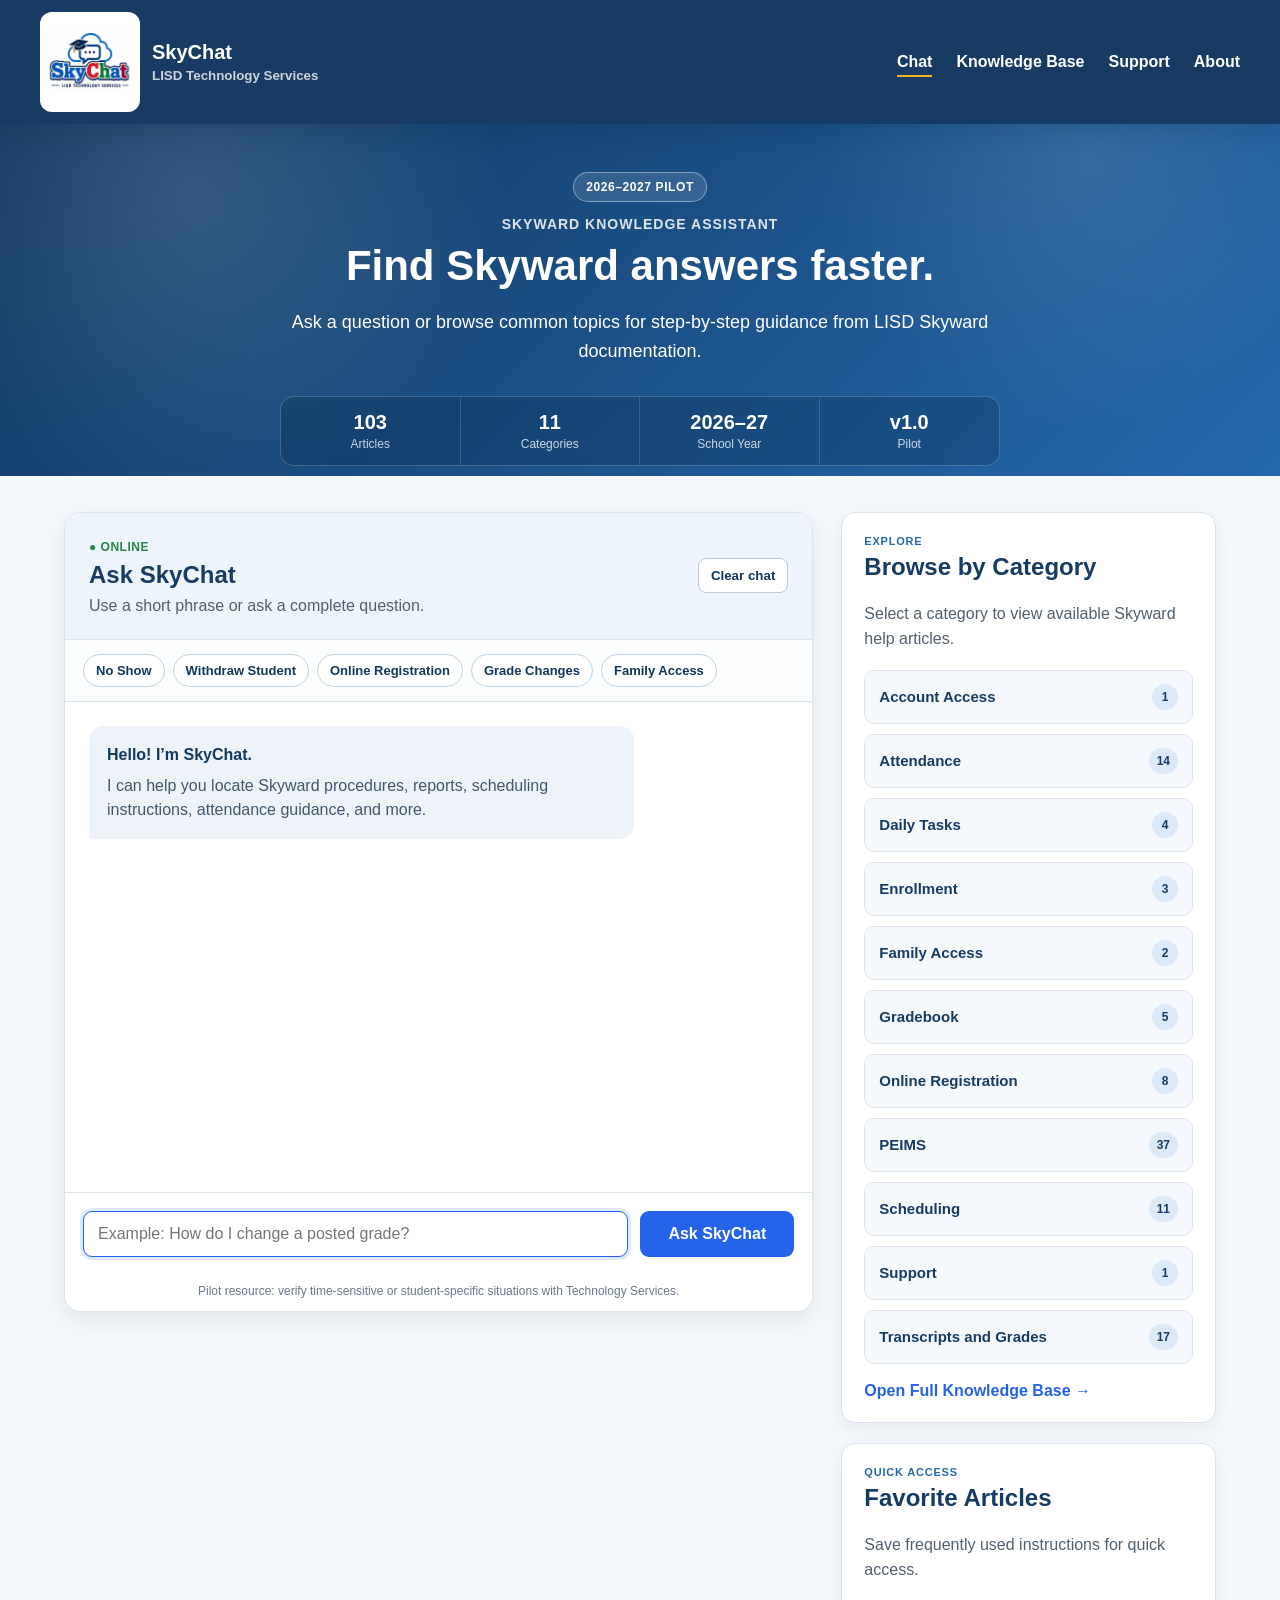
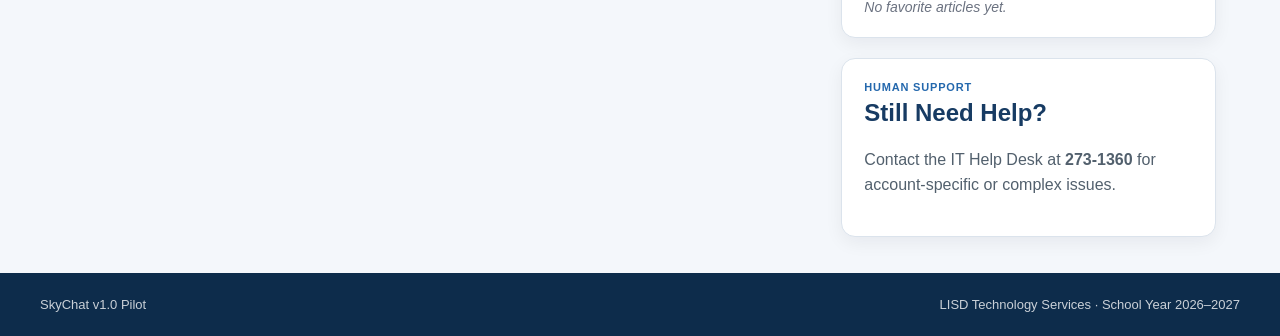
<file: index.html>
<!DOCTYPE html>
<html lang="en">
<head>
    <meta charset="UTF-8">
    <meta name="viewport" content="width=device-width, initial-scale=1.0">
    <meta name="description" content="SkyChat pilot knowledge assistant for LISD Skyward procedures.">
    <title>SkyChat | LISD Technology Services</title>
    <link rel="stylesheet" href="css/style.css">
</head>
<body>
    <nav class="app-nav">
        <a class="brand" href="index.html" aria-label="SkyChat home">
    <img src="images/skychatbox-logo.png"
         alt="SkyChat logo"
         style="width: 100px; height: 100px;">

    <span class="brand-copy">
        <strong>SkyChat</strong>
        <small>LISD Technology Services</small>
    </span>
</a>
        <ul>
            <li><a class="active" href="index.html">Chat</a></li>
            <li><a href="pages/knowledge.html">Knowledge Base</a></li>
            <li><a href="#support">Support</a></li>
            <li><a href="pages/about.html">About</a></li>
        </ul>
    </nav>

    <header class="home-header">
        <div class="pilot-badge">2026–2027 Pilot</div>
        <p class="eyebrow">Skyward Knowledge Assistant</p>
        <h1>Find Skyward answers faster.</h1>
        <p class="header-description">
            Ask a question or browse common topics for step-by-step guidance from LISD Skyward documentation.
        </p>
        <div class="stat-strip" aria-label="SkyChat status">
            <div><strong id="articleCount">0</strong><span>Articles</span></div>
            <div><strong id="categoryCount">0</strong><span>Categories</span></div>
            <div><strong>2026–27</strong><span>School Year</span></div>
            <div><strong>v1.0</strong><span>Pilot</span></div>
        </div>
    </header>

    <main class="home-layout">
        <section class="chat-box" aria-label="SkyChat conversation">
            <div class="chat-header">
                <div>
                    <span class="online-indicator">● Online</span>
                    <h2>Ask SkyChat</h2>
                    <p>Use a short phrase or ask a complete question.</p>
                </div>
                <button id="clearChatButton" class="secondary-button" type="button">Clear chat</button>
            </div>

            <div class="quick-topics" aria-label="Suggested questions">
                <button type="button" data-question="How do I process a no show?">No Show</button>
                <button type="button" data-question="How do I withdraw a student?">Withdraw Student</button>
                <button type="button" data-question="How do I approve online registration?">Online Registration</button>
                <button type="button" data-question="How do I change a posted grade?">Grade Changes</button>
                <button type="button" data-question="How do I access Family Access?">Family Access</button>
            </div>

            <div id="chatMessages" class="chat-messages" aria-live="polite">
                <div class="message bot-message welcome-message">
                    <strong>Hello! I’m SkyChat.</strong>
                    <span>I can help you locate Skyward procedures, reports, scheduling instructions, attendance guidance, and more.</span>
                </div>
            </div>

            <div class="chat-input-area">
                <div class="input-wrapper">
                    <label class="sr-only" for="userInput">Ask a Skyward question</label>
                    <input type="text" id="userInput" placeholder="Example: How do I change a posted grade?" autocomplete="off">
                    <div id="suggestions" class="suggestions"></div>
                </div>
                <button id="sendButton" type="button">Ask SkyChat</button>
            </div>
            <p class="pilot-notice">
                Pilot resource: verify time-sensitive or student-specific situations with Technology Services.
            </p>
        </section>

        <aside class="home-sidebar">
            <section class="sidebar-card category-browser-card">
                <span class="card-kicker">Explore</span>
                <h2>Browse by Category</h2>
                <p>Select a category to view available Skyward help articles.</p>
                <div id="categoryBrowser" class="category-browser"></div>
                <a href="pages/knowledge.html" class="primary-link">Open Full Knowledge Base →</a>
            </section>

            <section class="sidebar-card favorites-card">
                <span class="card-kicker">Quick Access</span>
                <h2>Favorite Articles</h2>
                <p>Save frequently used instructions for quick access.</p>
                <div id="favoritesList" class="favorites-list">
                    <span class="favorites-empty">No favorite articles yet.</span>
                </div>
            </section>

            <section class="sidebar-card" id="support">
                <span class="card-kicker">Human Support</span>
                <h2>Still Need Help?</h2>
                <p>Contact the IT Help Desk at <strong>273-1360</strong> for account-specific or complex issues.</p>
            </section>
        </aside>
    </main>

    <footer class="app-footer">
        <span>SkyChat v1.0 Pilot</span>
        <span>LISD Technology Services · School Year 2026–2027</span>
    </footer>

    <script src="knowledge/accountAccess.js"></script>
    <script src="knowledge/attendance.js"></script>
    <script src="knowledge/enrollment.js"></script>
    <script src="knowledge/familyAccess.js"></script>
    <script src="knowledge/gradebook.js"></script>
    <script src="knowledge/scheduling.js"></script>
    <script src="knowledge/support.js"></script>
    <script src="knowledge/peims.js"></script>
    <script src="knowledge/transcriptsGrades.js"></script>
    <script src="knowledge/dailyTasks.js"></script>
    <script src="knowledge/dataMiningReports.js"></script>
    <script src="knowledge/knowledgeBase.js"></script>
    <script src="js/knowledgeService.js"></script>
    <script src="js/conversation.js"></script>
    <script src="js/reportFinder.js"></script>
    <script src="script.js"></script>
    
</body>
</html>
</file>
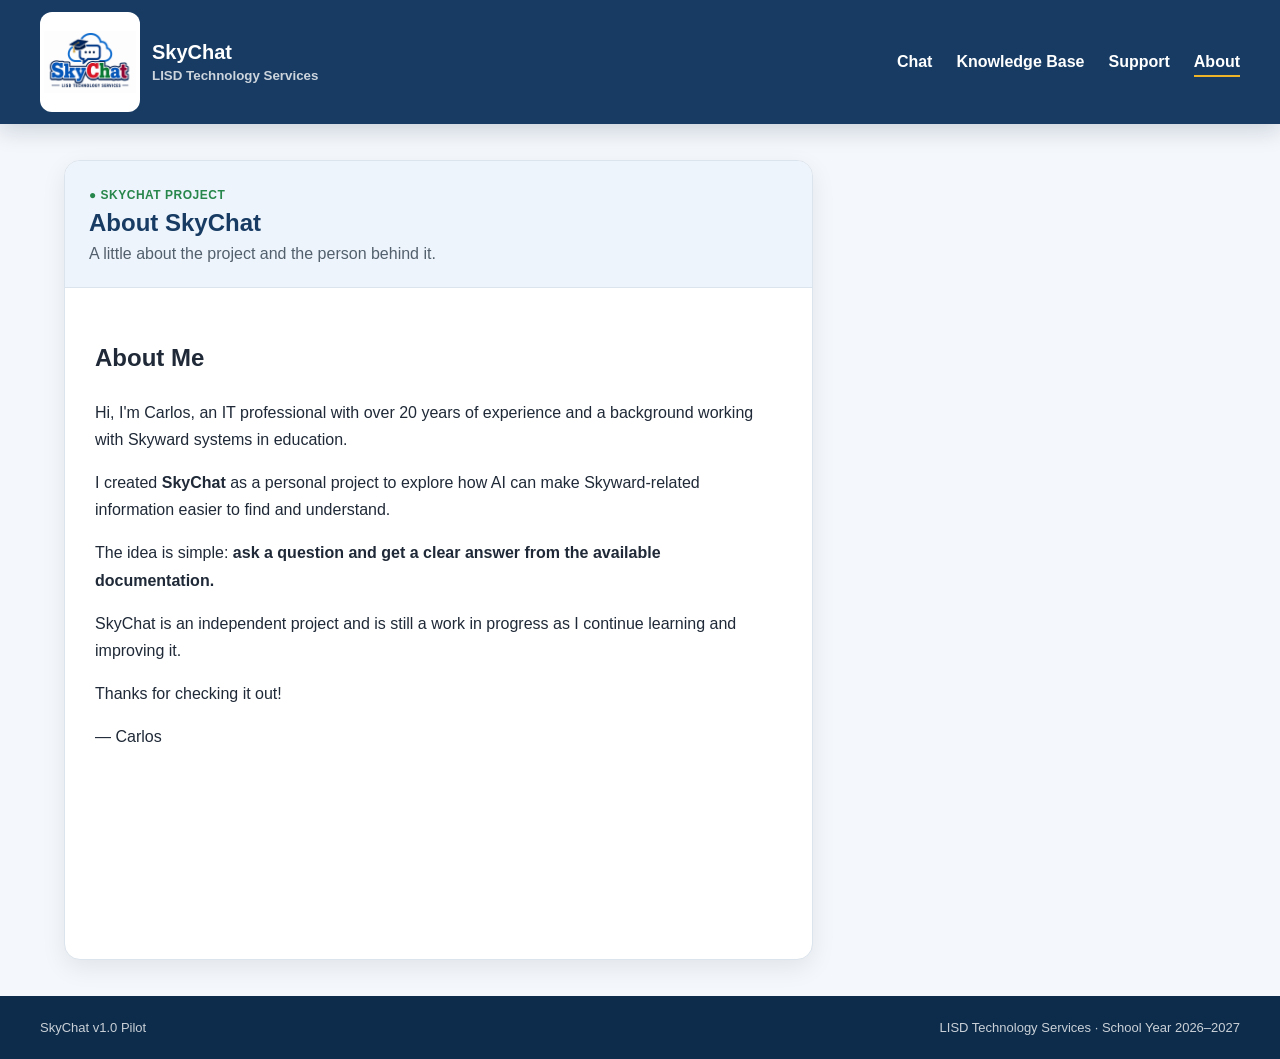
<file: pages/about.html>
<!DOCTYPE html>
<html lang="en">
<head>
    <meta charset="UTF-8">
    <meta name="viewport" content="width=device-width, initial-scale=1.0">
    <meta name="description" content="About SkyChat and the person behind the project.">
    <title>About SkyChat</title>
    <link rel="stylesheet" href="../css/style.css">
</head>
<body>

    <nav class="app-nav">
        <a class="brand" href="../index.html" aria-label="SkyChat home">
            <img src="../images/skychatbox-logo.png"
                 alt="SkyChat logo"
                 style="width: 100px; height: 100px;">

            <span class="brand-copy">
                <strong>SkyChat</strong>
                <small>LISD Technology Services</small>
            </span>
        </a>

        <ul>
            <li><a href="../index.html">Chat</a></li>
            <li><a href="knowledge.html">Knowledge Base</a></li>
            <li><a href="../index.html#support">Support</a></li>
            <li><a class="active" href="about.html">About</a></li>
        </ul>
    </nav>

    <main class="home-layout">

        <section class="chat-box">

            <div class="chat-header">
                <div>
                    <span class="online-indicator">● SkyChat Project</span>
                    <h2>About SkyChat</h2>
                    <p>A little about the project and the person behind it.</p>
                </div>
            </div>

            <div style="padding: 30px; line-height: 1.7;">

                <h2>About Me</h2>

                <p>
                    Hi, I'm Carlos, an IT professional with over 20 years of
                    experience and a background working with Skyward systems in education.
                </p>

                <p>
                    I created <strong>SkyChat</strong> as a personal project to explore
                    how AI can make Skyward-related information easier to find and understand.
                </p>

                <p>
                    The idea is simple:
                    <strong>ask a question and get a clear answer from the available documentation.</strong>
                </p>

                <p>
                    SkyChat is an independent project and is still a work in progress
                    as I continue learning and improving it.
                </p>

                <p>
                    Thanks for checking it out!
                </p>

                <p>
                    — Carlos
                </p>

            </div>

        </section>

    </main>

    <footer class="app-footer">
        <span>SkyChat v1.0 Pilot</span>
        <span>LISD Technology Services · School Year 2026–2027</span>
    </footer>

</body>
</html>
</file>
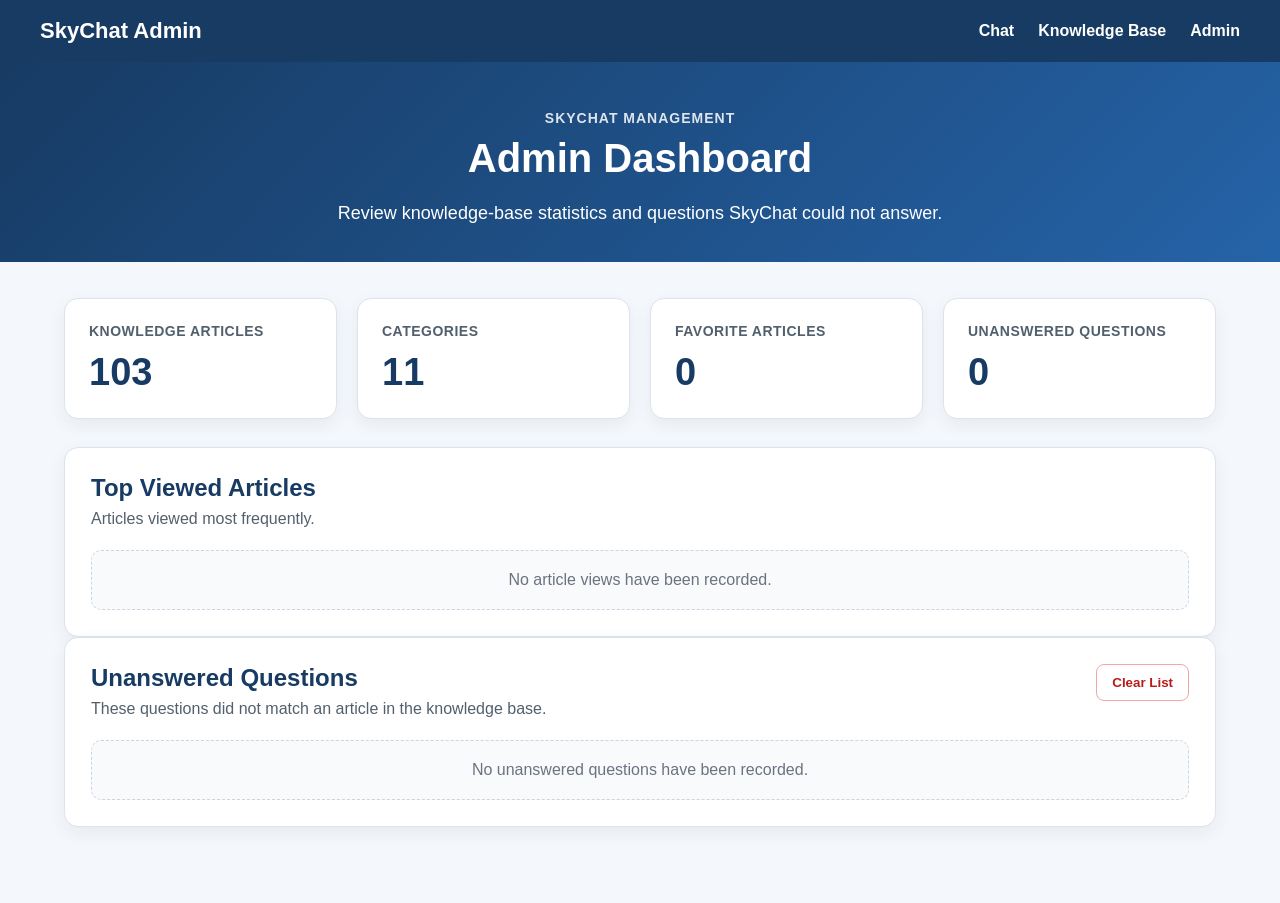
<file: pages/admin.html>
<!DOCTYPE html>
<html lang="en">

<head>
    <meta charset="UTF-8">

    <meta
        name="viewport"
        content="width=device-width, initial-scale=1.0"
    >

    <title>SkyChat Admin</title>

    <link
        rel="stylesheet"
        href="../css/style.css"
    >
</head>

<body>

    <nav>
        <div class="logo">
            SkyChat Admin
        </div>

        <ul>
            <li>
                <a href="../index.html">
                    Chat
                </a>
            </li>

            <li>
                <a href="knowledge.html">
                    Knowledge Base
                </a>
            </li>

            <li>
                <a href="admin.html">
                    Admin
                </a>
            </li>
        </ul>
    </nav>

    <header class="admin-header">
        <p class="eyebrow">
            SkyChat Management
        </p>

        <h1>Admin Dashboard</h1>

        <p class="header-description">
            Review knowledge-base statistics and questions
            SkyChat could not answer.
        </p>
    </header>

    <main class="admin-layout">

        <section class="admin-stat-grid">

            <article class="admin-stat-card">
                <span class="admin-stat-label">
                    Knowledge Articles
                </span>

                <strong
                    id="articleCount"
                    class="admin-stat-number"
                >
                    0
                </strong>
            </article>

            <article class="admin-stat-card">
                <span class="admin-stat-label">
                    Categories
                </span>

                <strong
                    id="categoryCount"
                    class="admin-stat-number"
                >
                    0
                </strong>
            </article>

            <article class="admin-stat-card">
                <span class="admin-stat-label">
                    Favorite Articles
                </span>

                <strong
                    id="favoriteCount"
                    class="admin-stat-number"
                >
                    0
                </strong>
            </article>

            <article class="admin-stat-card">
                <span class="admin-stat-label">
                    Unanswered Questions
                </span>

                <strong
                    id="unansweredCount"
                    class="admin-stat-number"
                >
                    0
                </strong>
            </article>

        </section>
<section class="admin-panel">

    <div class="admin-panel-heading">

        <div>

            <h2>Top Viewed Articles</h2>

            <p>
                Articles viewed most frequently.
            </p>

        </div>

    </div>

    <div
        id="topArticlesList"
        class="top-articles-list"
    >

        <p class="admin-empty-message">
            No article views have been recorded.
        </p>

    </div>

</section>
        <section class="admin-panel">

            <div class="admin-panel-heading">
                <div>
                    <h2>Unanswered Questions</h2>

                    <p>
                        These questions did not match an article
                        in the knowledge base.
                    </p>
                </div>

                <button
                    id="clearUnansweredButton"
                    class="admin-danger-button"
                    type="button"
                >
                    Clear List
                </button>
            </div>

            <div
                id="unansweredQuestionsList"
                class="unanswered-questions-list"
            >
                <p class="admin-empty-message">
                    No unanswered questions have been recorded.
                </p>
            </div>

        </section>

    </main>

    <script src="../knowledge/accountAccess.js"></script>
    <script src="../knowledge/attendance.js"></script>
    <script src="../knowledge/enrollment.js"></script>
    <script src="../knowledge/familyAccess.js"></script>
    <script src="../knowledge/gradebook.js"></script>
    <script src="../knowledge/scheduling.js"></script>
    <script src="../knowledge/support.js"></script>
    <script src="../knowledge/peims.js"></script>
    <script src="../knowledge/dailyTasks.js"></script>
    <script src="../knowledge/transcriptsGrades.js"></script>
    <script src="../knowledge/knowledgeBase.js"></script>

    <script src="../admin.js"></script>

</body>

</html>
</file>
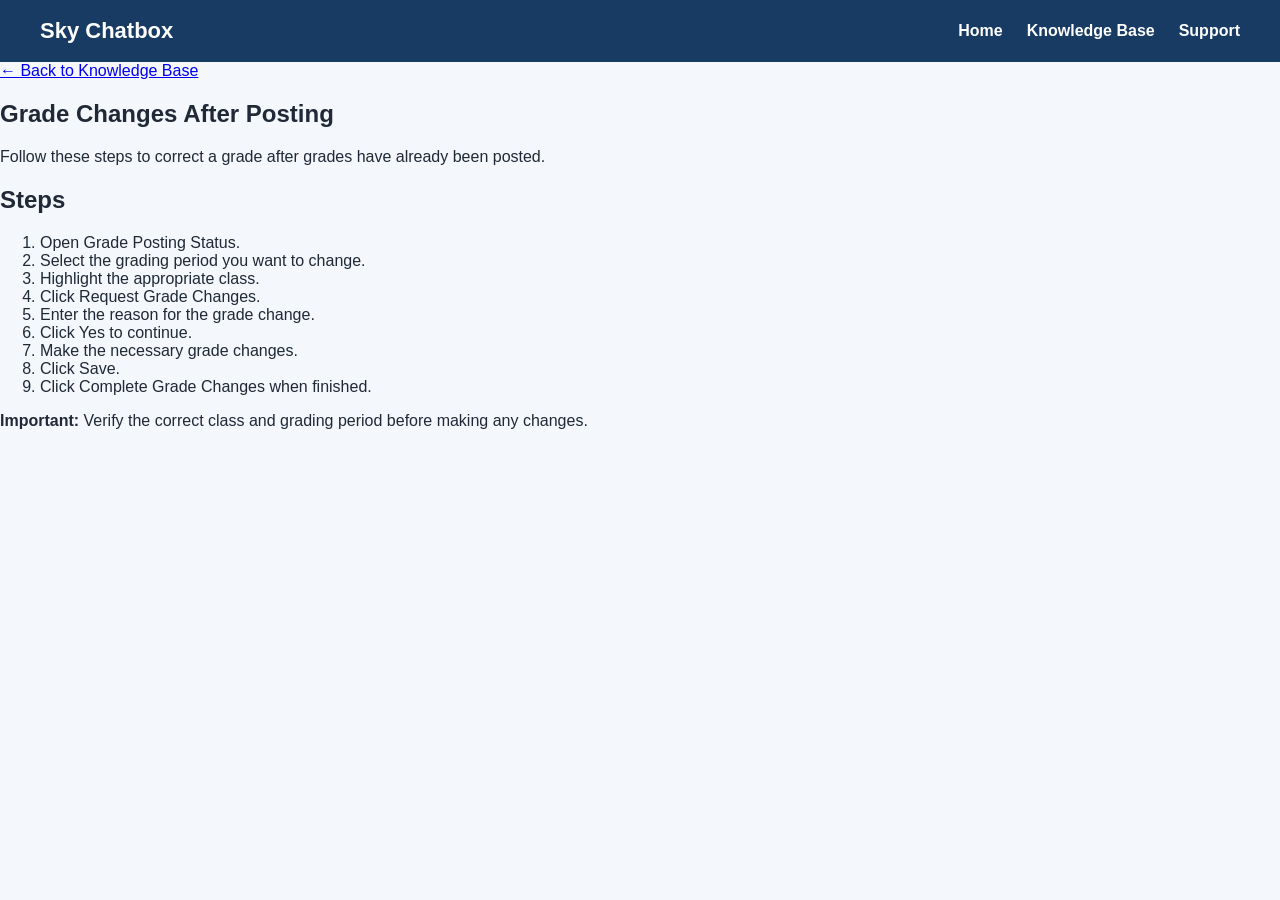
<file: pages/grade-changes.html>
﻿<!DOCTYPE html>
<html lang="en">

<head>
    <meta charset="UTF-8">
    <meta name="viewport" content="width=device-width, initial-scale=1.0">

    <title>Grade Changes After Posting | Sky Chatbox</title>

    <link rel="stylesheet" href="../css/style.css">
</head>

<body>

    <nav>
        <div class="logo">
            Sky Chatbox
        </div>

        <ul>
            <li><a href="../index.html">Home</a></li>
            <li><a href="knowledge.html">Knowledge Base</a></li>
            <li><a href="#">Support</a></li>
        </ul>
    </nav>

    <main class="article-page">

        <a href="knowledge.html" class="back-link">
            ← Back to Knowledge Base
        </a>

        <article class="knowledge-article">

            <h1>Grade Changes After Posting</h1>

            <p class="article-summary">
                Follow these steps to correct a grade after grades have already
                been posted.
            </p>

            <h2>Steps</h2>

            <ol class="article-steps">
                <li>Open Grade Posting Status.</li>
                <li>Select the grading period you want to change.</li>
                <li>Highlight the appropriate class.</li>
                <li>Click Request Grade Changes.</li>
                <li>Enter the reason for the grade change.</li>
                <li>Click Yes to continue.</li>
                <li>Make the necessary grade changes.</li>
                <li>Click Save.</li>
                <li>Click Complete Grade Changes when finished.</li>
            </ol>

            <div class="article-note">
                <strong>Important:</strong>
                Verify the correct class and grading period before making any
                changes.
            </div>

        </article>

    </main>

</body>

</html>
</file>
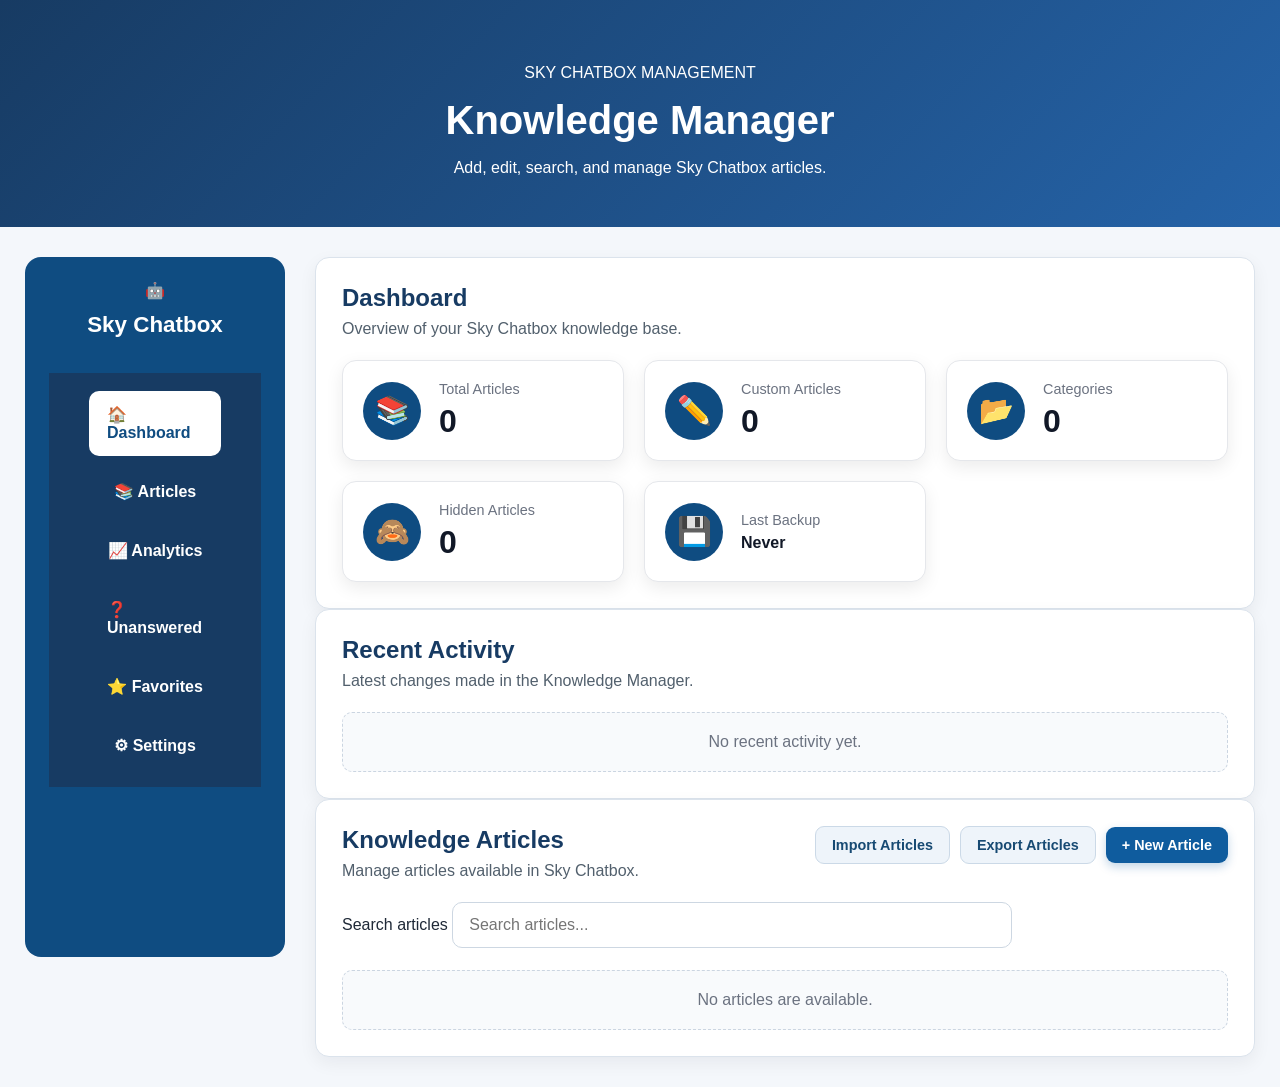
<file: pages/knowledge-manager.html>
<!DOCTYPE html>
<html lang="en">

<head>
    <meta charset="UTF-8">

    <meta
        name="viewport"
        content="width=device-width, initial-scale=1.0"
    >

    <title>Sky Chatbox Knowledge Manager</title>

    <link
        rel="stylesheet"
        href="../css/style.css"
    >
</head>

<body>

    <header class="admin-header">

        <p class="admin-eyebrow">
            SKY CHATBOX MANAGEMENT
        </p>

        <h1>
            Knowledge Manager
        </h1>

        <p>
            Add, edit, search, and manage Sky Chatbox articles.
        </p>

    </header>


    <main class="admin-main">
        <aside class="admin-sidebar">

    <div class="sidebar-logo">

        🤖

        <h2>Sky Chatbox</h2>

    </div>

    <nav class="sidebar-nav">

        <a
    href="#"
    id="dashboardSidebarLink"
    class="sidebar-link active"
>
    🏠 Dashboard
</a>

        <a
    href="#"
    id="articlesSidebarLink"
    class="sidebar-link"
>
    📚 Articles
</a>

        <a
            href="#"
            class="sidebar-link"
        >
            📈 Analytics
        </a>

        <a
            href="#"
            class="sidebar-link"
        >
            ❓ Unanswered
        </a>

        <a
    href="#favorites"
    id="favoritesSidebarLink"
    class="sidebar-link"
>
    ⭐ Favorites
</a>

        <a
            href="#"
            class="sidebar-link"
        >
            ⚙ Settings
        </a>

    </nav>

</aside>
<div class="admin-content">

<div id="dashboardView" class="admin-view">

    <section id="dashboardPanel" class="admin-panel">
    
    <div class="admin-panel-heading">

        <div>
            <h2>Dashboard</h2>

            <p>
                Overview of your Sky Chatbox knowledge base.
            </p>
        </div>

    </div>

    <div class="knowledge-dashboard-grid">

    <div class="knowledge-dashboard-card">
        <div class="knowledge-dashboard-icon">
            📚
        </div>

        <div>
            <span class="knowledge-dashboard-label">
                Total Articles
            </span>

            <strong
                id="dashboardTotalArticles"
                class="knowledge-dashboard-number"
            >
                0
            </strong>
        </div>
    </div>

    <div class="knowledge-dashboard-card">
        <div class="knowledge-dashboard-icon">
            ✏️
        </div>

        <div>
            <span class="knowledge-dashboard-label">
                Custom Articles
            </span>

            <strong
                id="dashboardCustomArticles"
                class="knowledge-dashboard-number"
            >
                0
            </strong>
        </div>
    </div>

    <div class="knowledge-dashboard-card">
        <div class="knowledge-dashboard-icon">
            📂
        </div>

        <div>
            <span class="knowledge-dashboard-label">
                Categories
            </span>

            <strong
                id="dashboardCategories"
                class="knowledge-dashboard-number"
            >
                0
            </strong>
        </div>
    </div>

    <div class="knowledge-dashboard-card">
        <div class="knowledge-dashboard-icon">
            🙈
        </div>

        <div>
            <span class="knowledge-dashboard-label">
                Hidden Articles
            </span>

            <strong
                id="dashboardHiddenArticles"
                class="knowledge-dashboard-number"
            >
                0
            </strong>
        </div>
    </div>

    <div class="knowledge-dashboard-card">
        <div class="knowledge-dashboard-icon">
            💾
        </div>

        <div>
            <span class="knowledge-dashboard-label">
                Last Backup
            </span>

            <strong
                id="dashboardLastBackup"
                class="knowledge-dashboard-date"
            >
                Never
            </strong>
        </div>
    </div>

</div>

</section>
       <section class="admin-panel">
        
    <div class="admin-panel-heading">

        <div>
            <h2>Recent Activity</h2>

            <p>
                Latest changes made in the Knowledge Manager.
            </p>

        </div>

    </div>

    <div
        id="recentActivityList"
        class="recent-activity-list"
    >

        <p class="admin-empty-message">
            No recent activity yet.
        </p>

    </div>

</section>

</div>

<!-- END: Paste this new section -->

<div id="articlesView" class="admin-view">


<section id="articlesPanel" class="admin-panel">

    <div class="admin-panel-heading">

        <div>
                    <h2>Knowledge Articles</h2>

                    <p>
                        Manage articles available in Sky Chatbox.
                    </p>
                </div>

                <div class="knowledge-heading-actions">

    <button
        id="importArticlesButton"
        class="knowledge-secondary-button"
        type="button"
    >
        Import Articles
    </button>

    <button
        id="exportArticlesButton"
        class="knowledge-secondary-button"
        type="button"
    >
        Export Articles
    </button>

    <button
        id="newArticleButton"
        class="knowledge-primary-button"
        type="button"
    >
        + New Article
    </button>

</div>

<input
    id="importArticlesInput"
    type="file"
    accept=".json"
    hidden
>

            </div>


            <div class="knowledge-toolbar">

                <label
                    for="articleSearchInput"
                    class="visually-hidden"
                >
                    Search articles
                </label>

                <input
                    id="articleSearchInput"
                    class="knowledge-search-input"
                    type="search"
                    placeholder="Search articles..."
                    autocomplete="off"
                >

            </div>


            <div
                id="knowledgeArticleList"
                class="knowledge-article-list"
            >

                <p class="admin-empty-message">
                    No articles are available.
                </p>

            </div>

        </section>


        <section
    id="articleFormPanel"
    class="admin-panel knowledge-form-panel"
    hidden
>

            <div class="admin-panel-heading">

                <div>
                    <h2 id="articleFormTitle">
                        New Article
                    </h2>

                    <p>
                        Complete the fields below and save the article.
                    </p>
                </div>

            </div>


            <form id="knowledgeArticleForm">

                <input
                    id="editingArticleIndex"
                    type="hidden"
                    value=""
                >


                <div class="knowledge-form-group">

                    <label for="articleTopic">
                        Topic
                    </label>

                    <input
                        id="articleTopic"
                        type="text"
                        required
                    >

                </div>


                <div class="knowledge-form-group">

                    <label for="articleCategory">
                        Category
                    </label>

                    <input
                        id="articleCategory"
                        type="text"
                        required
                    >

                </div>


                <div class="knowledge-form-group">

                    <label for="articleKeywords">
                        Keywords
                    </label>

                    <input
                        id="articleKeywords"
                        type="text"
                        placeholder="password, login, reset"
                    >

                    <small>
                        Separate each keyword with a comma.
                    </small>

                </div>


                <div class="knowledge-form-group">

                    <label for="articleSummary">
                        Summary
                    </label>

                    <textarea
                        id="articleSummary"
                        rows="3"
                        required
                    ></textarea>

                </div>


                <div class="knowledge-form-group">

                    <label for="articleAnswer">
                        Answer
                    </label>

                    <textarea
                        id="articleAnswer"
                        rows="10"
                        required
                    ></textarea>

                </div>


                <div class="knowledge-form-actions">

                    <button
                        class="knowledge-primary-button"
                        type="submit"
                    >
                        Save Article
                    </button>

                    <button
                        id="cancelArticleButton"
                        class="knowledge-secondary-button"
                        type="button"
                    >
                        Cancel
                    </button>

                </div>

            </form>

        </section>
</div>
 <div
        id="favoritesView"
        class="admin-view"
        hidden
    >

    <section class="admin-panel">

        <div class="admin-panel-heading">

            <div>
                <h2>Favorite Articles</h2>

                <p>
                    Articles you have saved as favorites.
                </p>
            </div>

        </div>

        <div
            id="favoriteArticleList"
            class="knowledge-article-list"
        >

            <p class="admin-empty-message">
                No favorite articles yet.
            </p>

        </div>

    </section>

</div>

</main>


    <!-- Knowledge-base files -->

    <script src="../knowledge/accountAccess.js"></script>
    <script src="../knowledge/attendance.js"></script>
    <script src="../knowledge/enrollment.js"></script>
    <script src="../knowledge/familyAccess.js"></script>
    <script src="../knowledge/gradebook.js"></script>
    <script src="../knowledge/scheduling.js"></script>
    <script src="../knowledge/support.js"></script>
    <script src="../knowledge/knowledgeBase.js"></script>

    <script src="../js/knowledgeManager.js"></script>

</body>

</html>
</file>
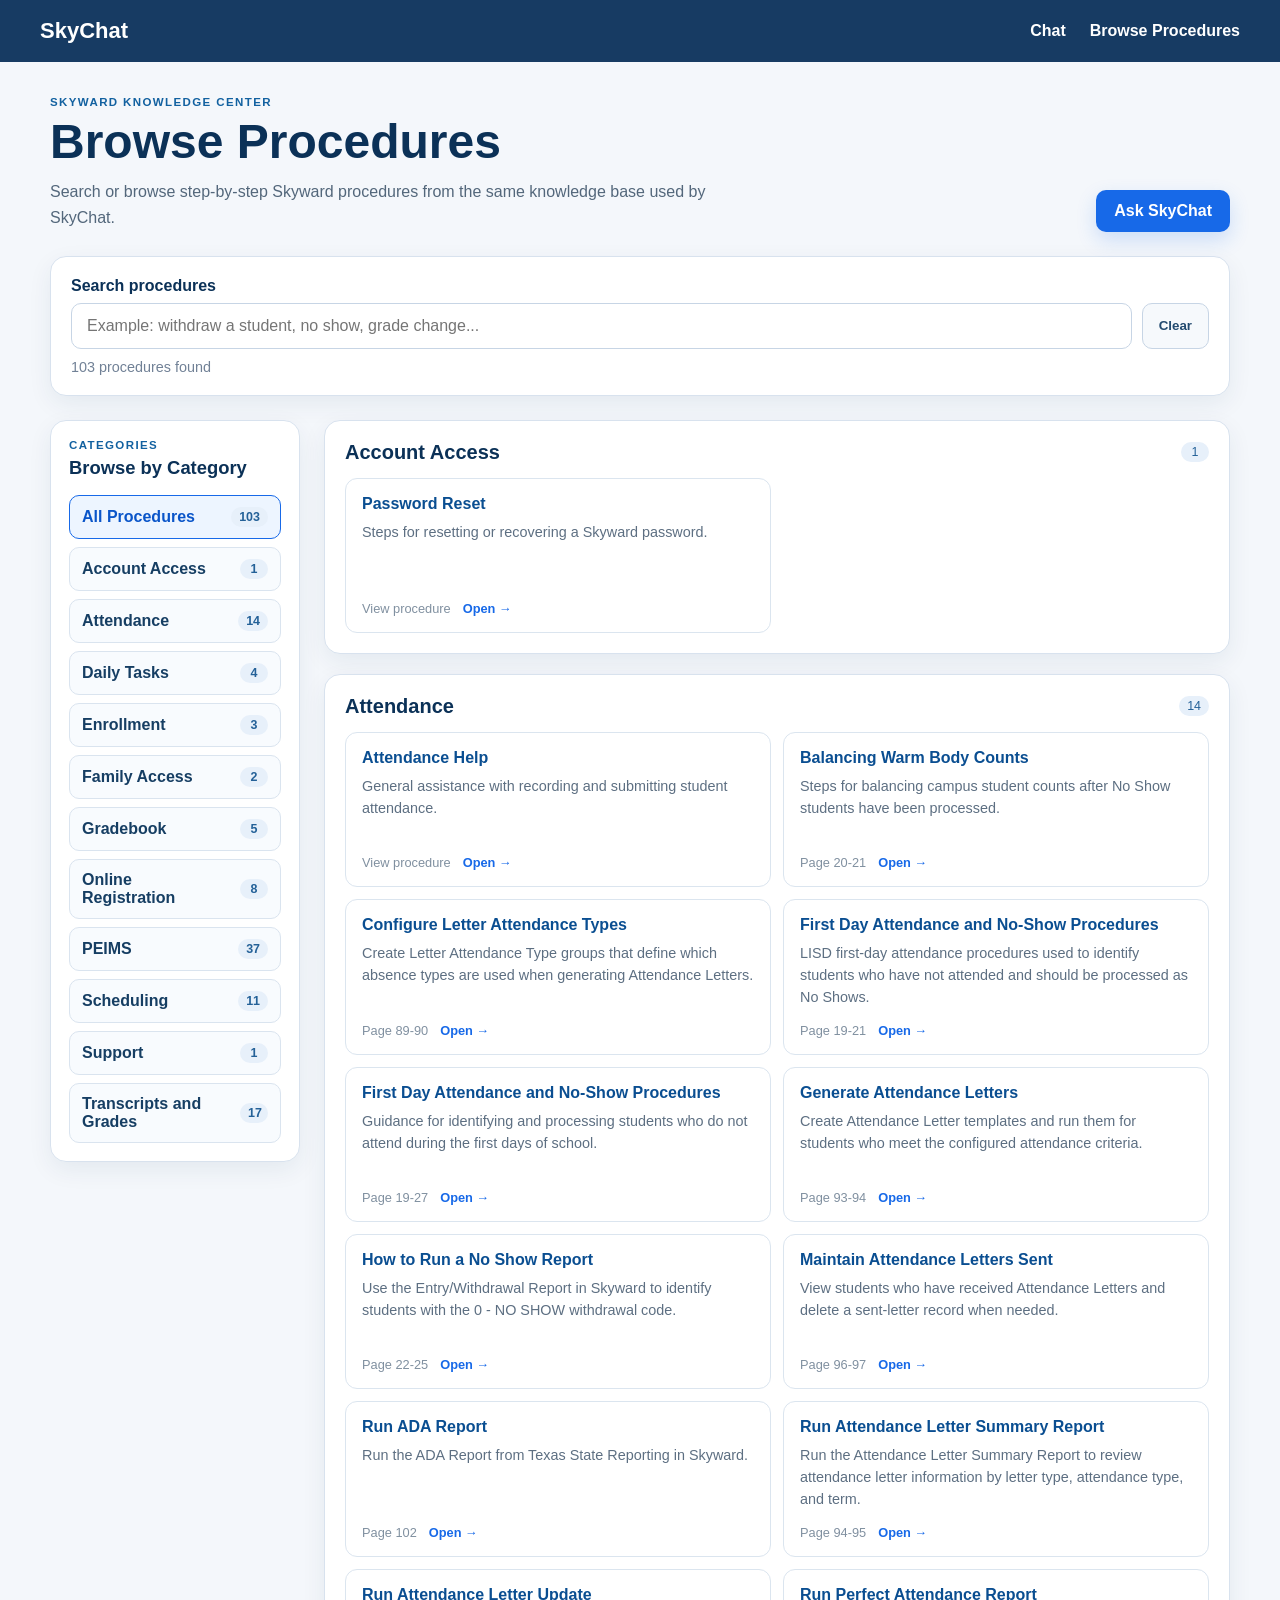
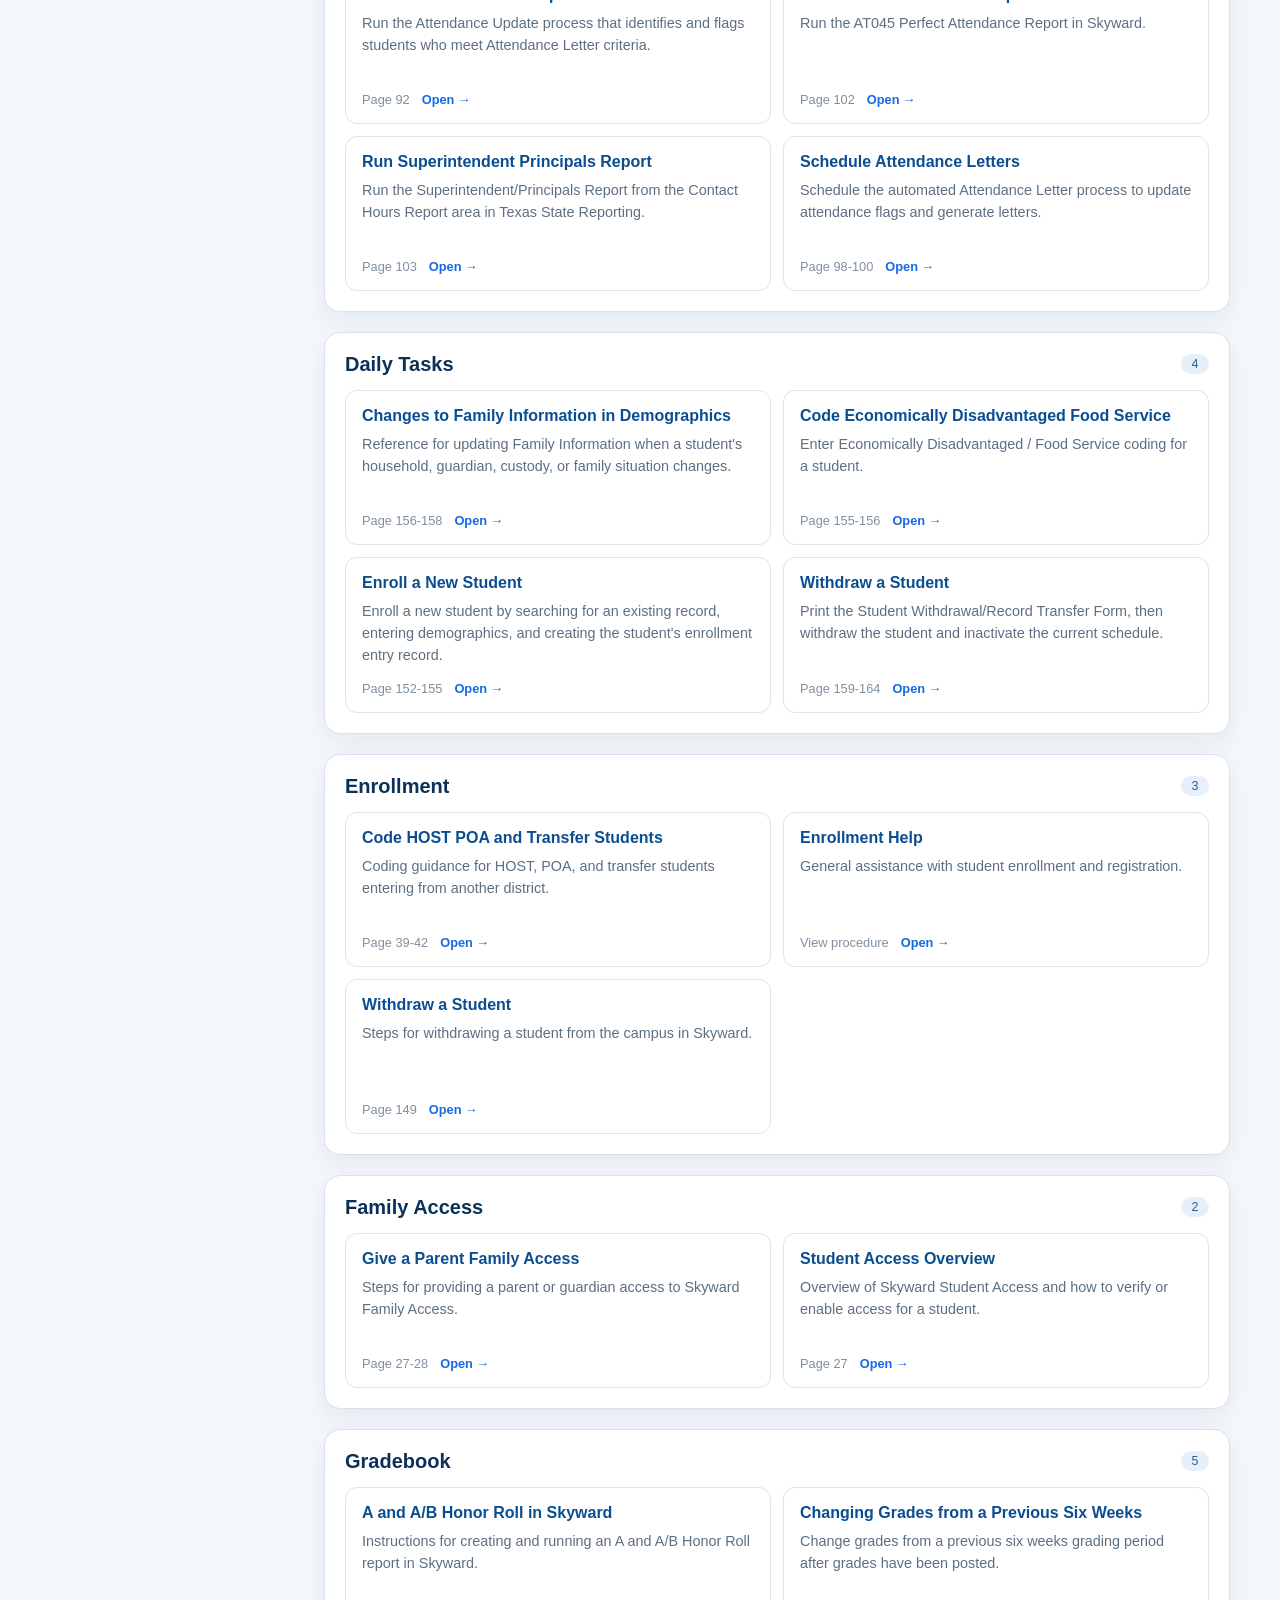
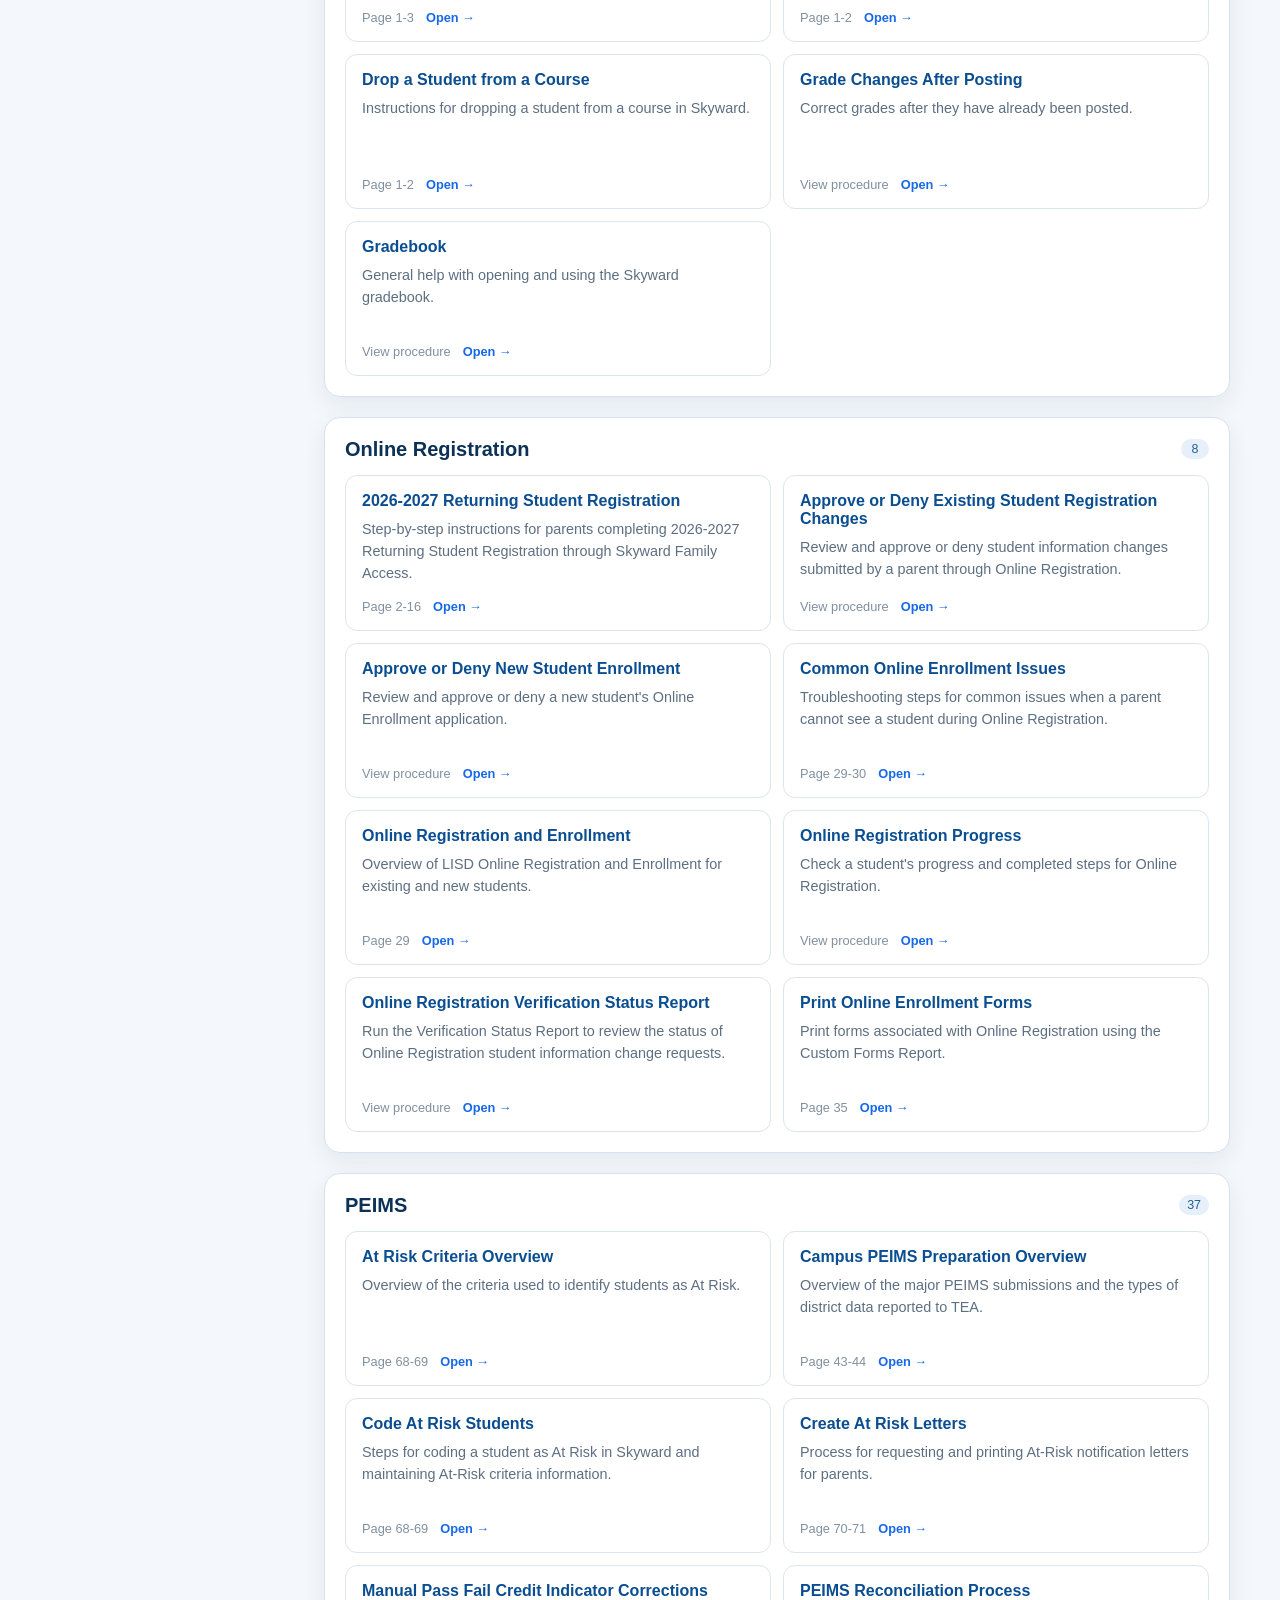
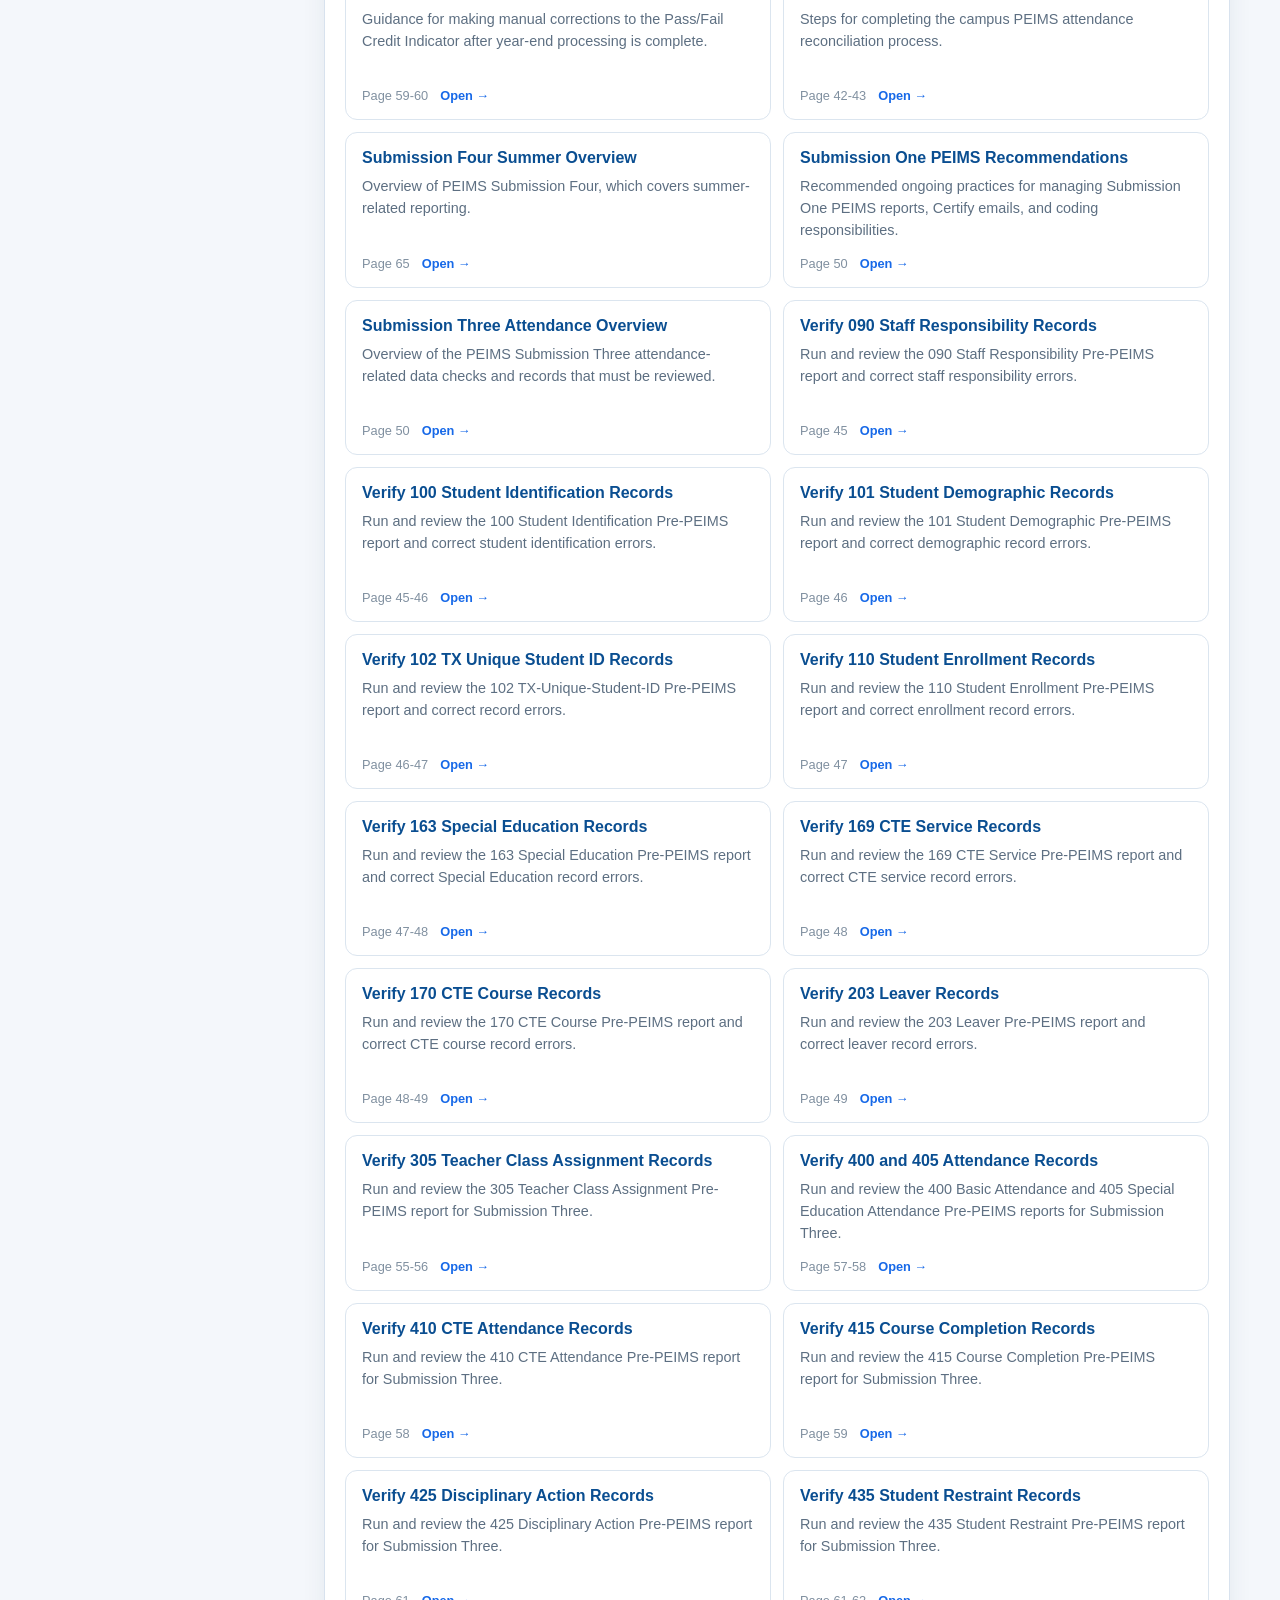
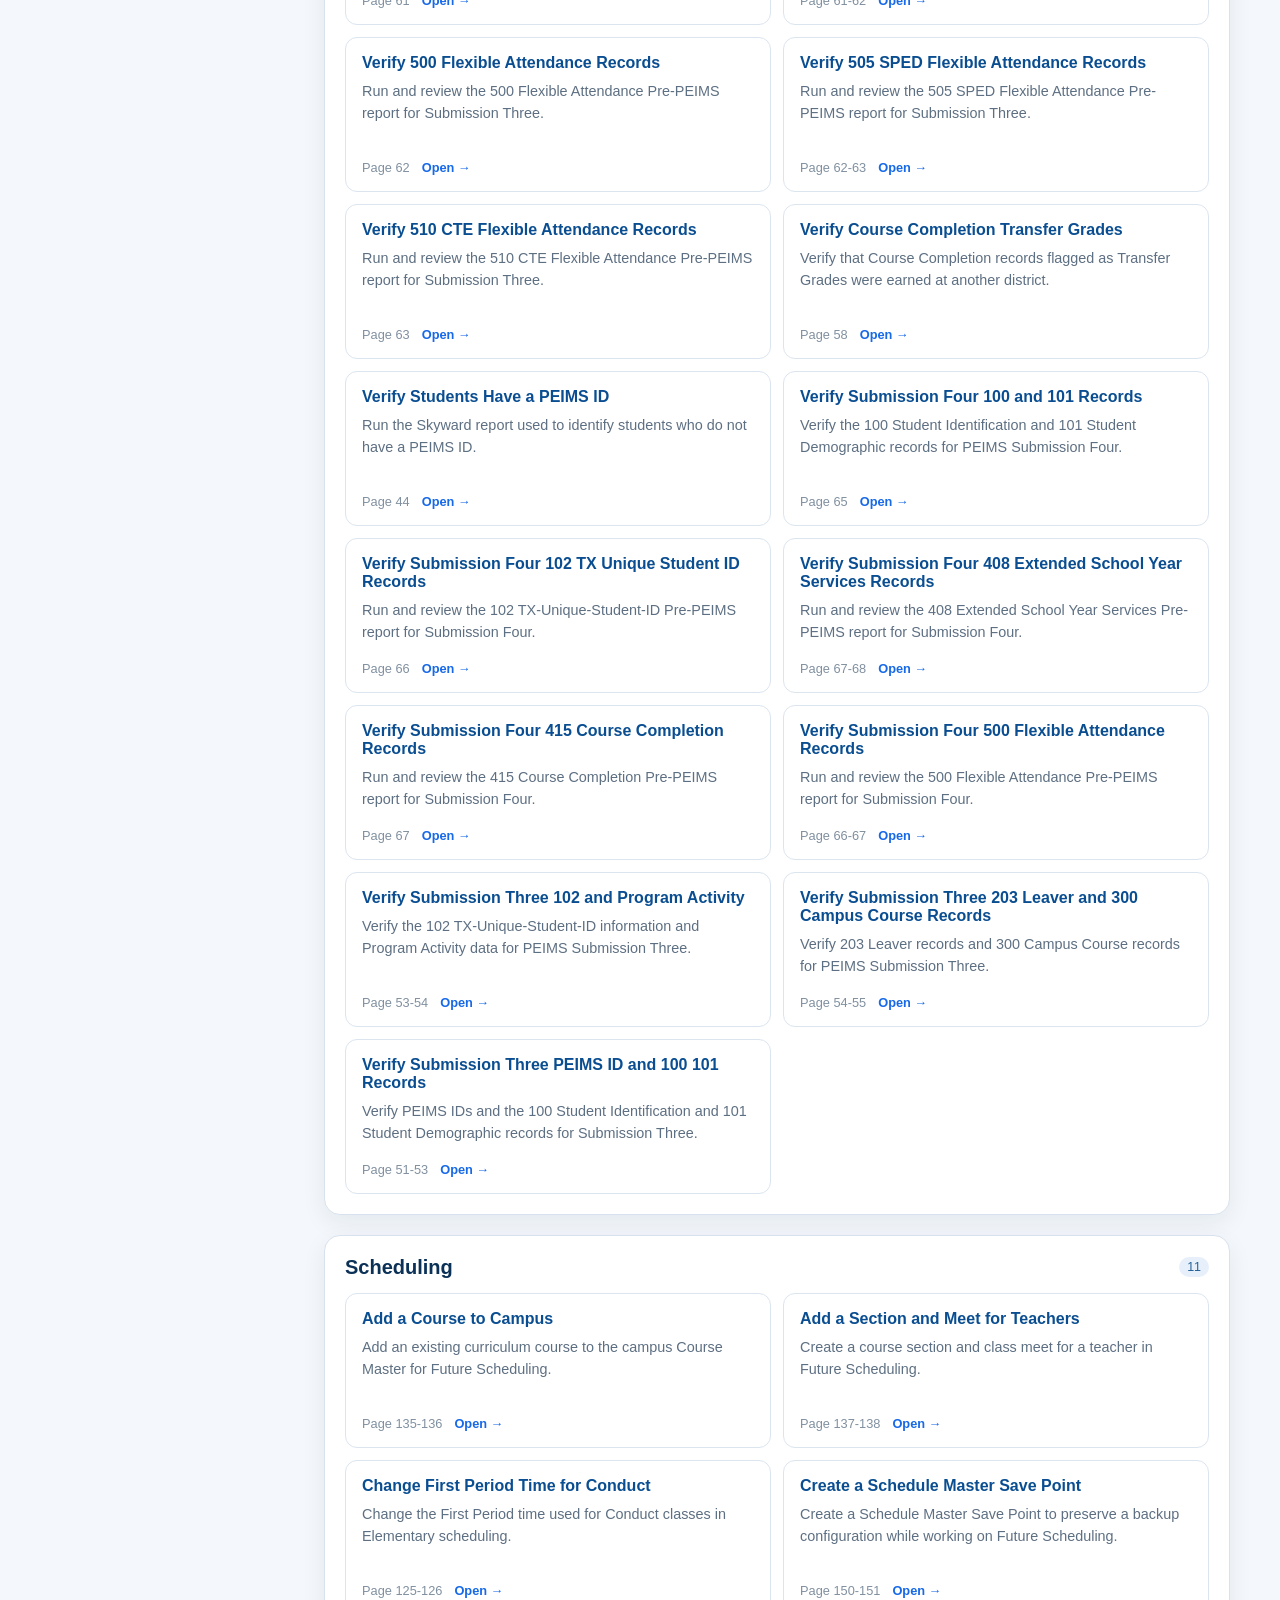
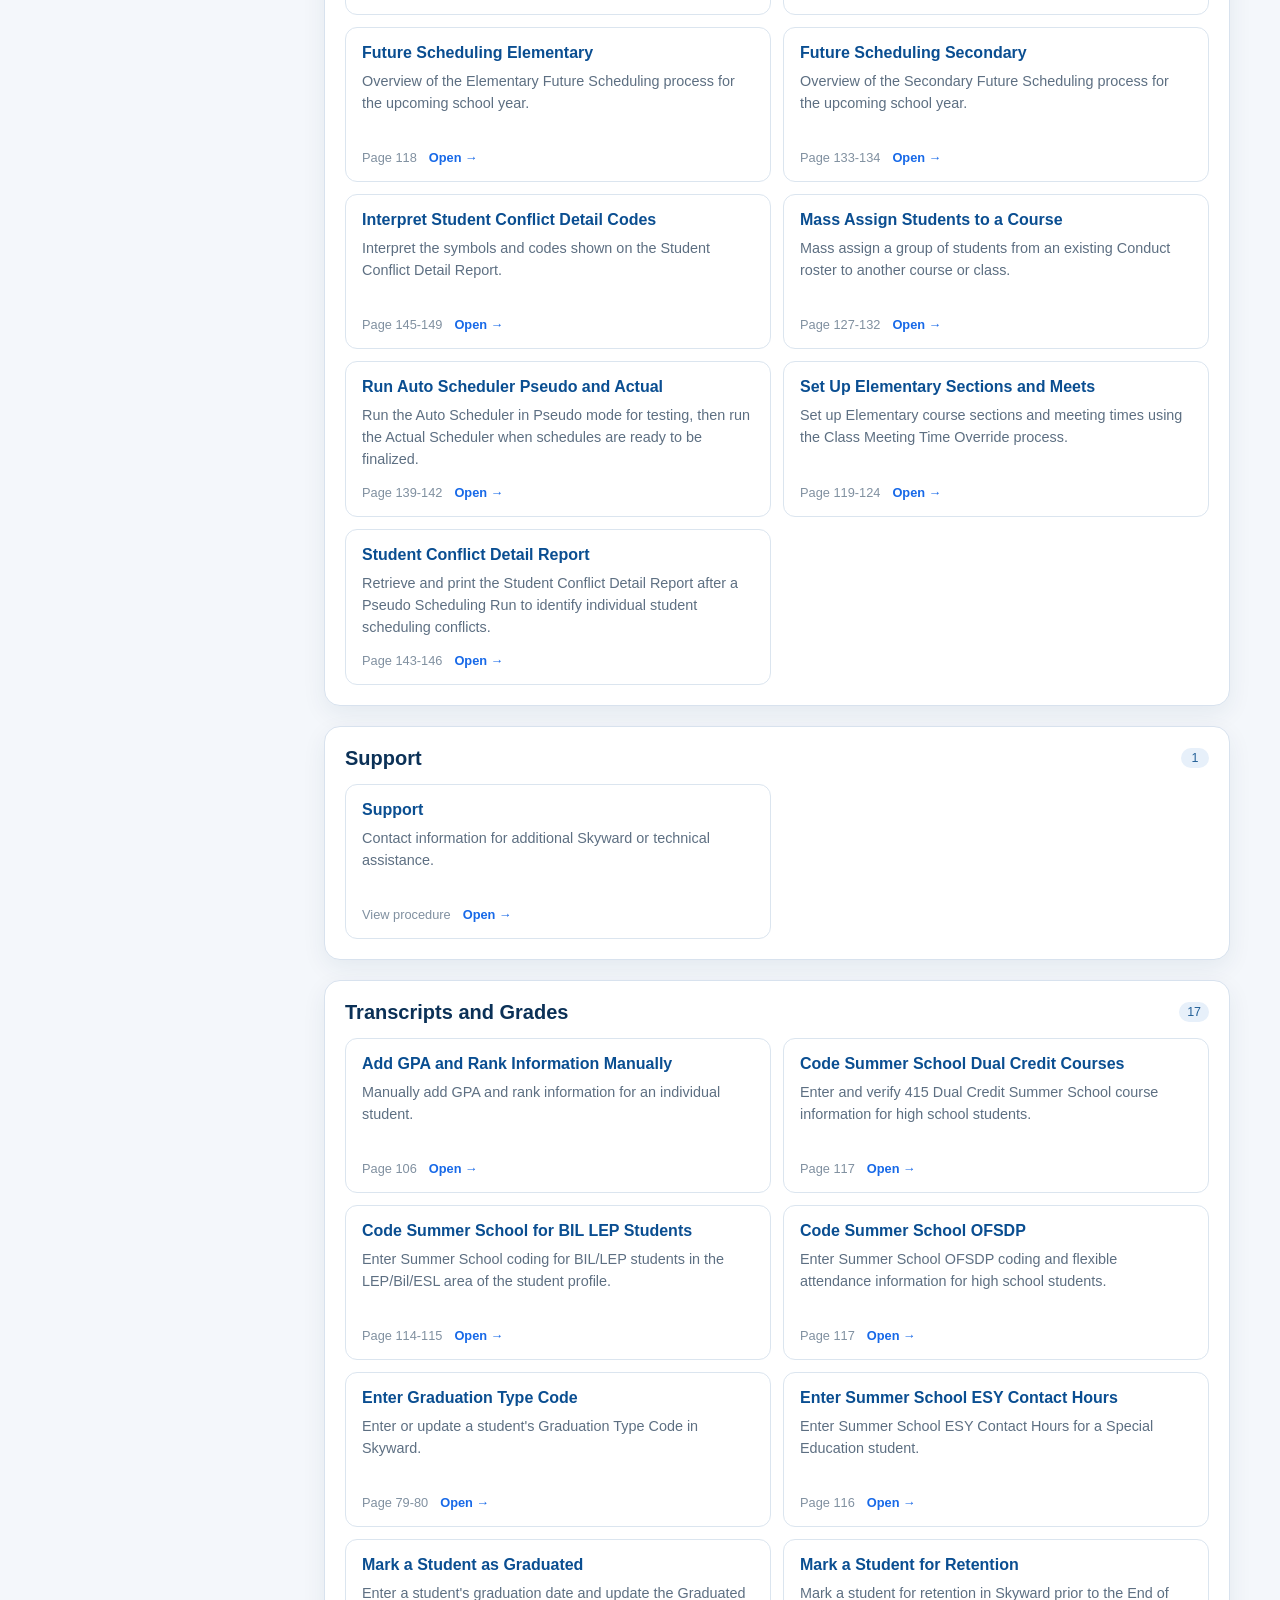
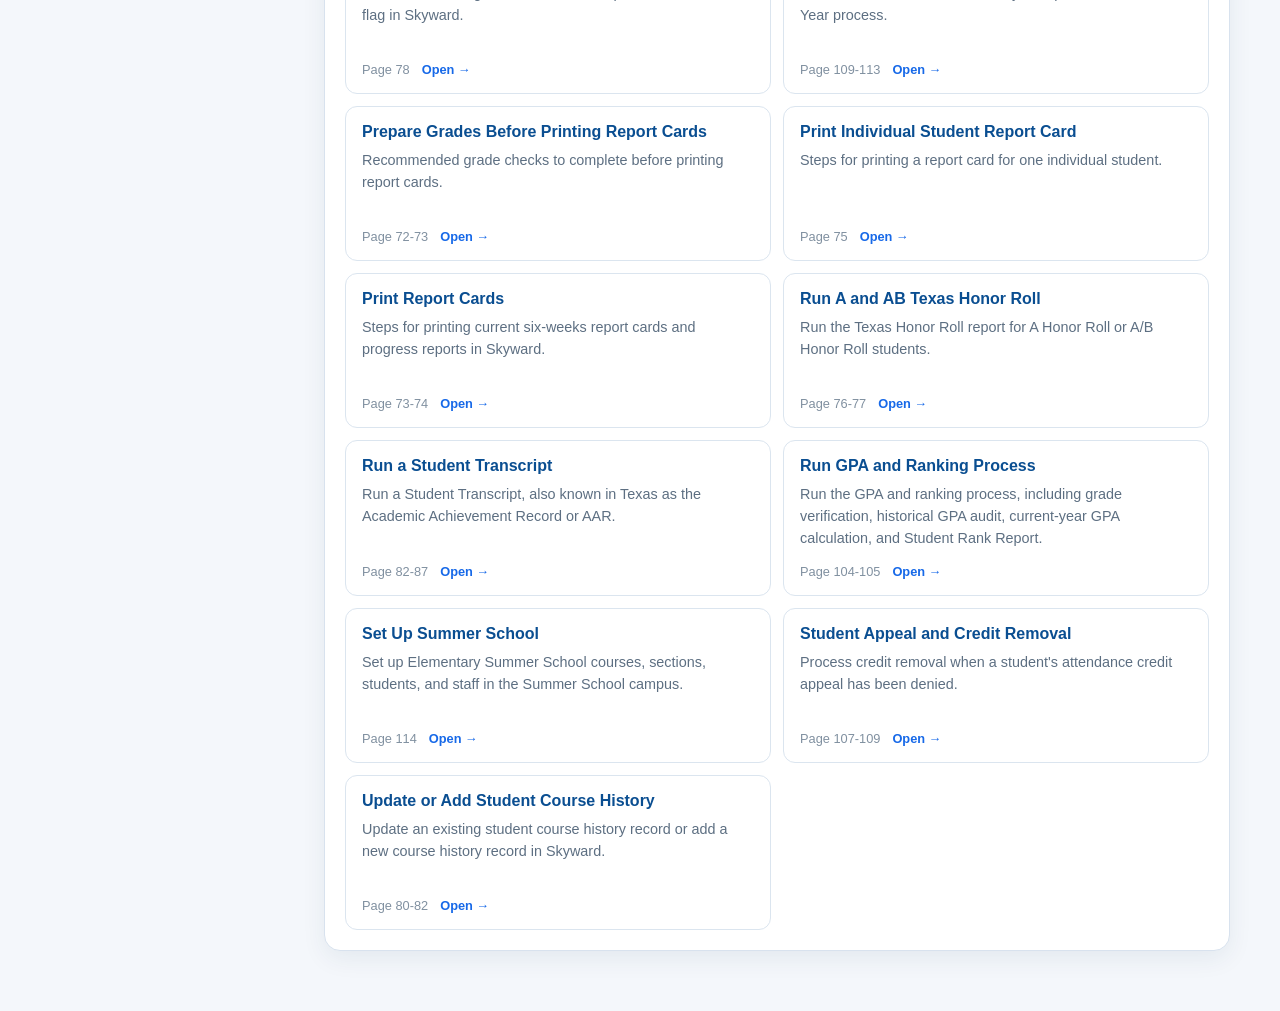
<file: pages/knowledge.html>
<!DOCTYPE html>
<html lang="en">
<head>
    <meta charset="UTF-8">
    <meta name="viewport" content="width=device-width, initial-scale=1.0">
    <title>Browse Procedures | SkyChat</title>
    <link rel="stylesheet" href="../css/style.css">
    <link rel="stylesheet" href="../css/knowledge-browse.css">
</head>
<body>
    <nav>
        <div class="logo">SkyChat</div>
        <ul>
            <li><a href="../index.html">Chat</a></li>
            <li><a class="active" href="knowledge.html">Browse Procedures</a></li>
        </ul>
    </nav>

    <main class="browse-shell">
        <header class="browse-hero">
            <div>
                <p class="browse-eyebrow">SKYWARD KNOWLEDGE CENTER</p>
                <h1>Browse Procedures</h1>
                <p class="browse-description">
                    Search or browse step-by-step Skyward procedures from the same knowledge base used by SkyChat.
                </p>
            </div>
            <a class="browse-chat-button" href="../index.html">Ask SkyChat</a>
        </header>

        <section class="browse-search-panel" aria-label="Search procedures">
            <label for="procedureSearch">Search procedures</label>
            <div class="browse-search-row">
                <input
                    id="procedureSearch"
                    type="search"
                    placeholder="Example: withdraw a student, no show, grade change..."
                    autocomplete="off"
                >
                <button id="clearProcedureSearch" type="button">Clear</button>
            </div>
            <p id="procedureCount" class="browse-result-count"></p>
        </section>

        <section class="browse-layout">
            <aside class="browse-sidebar" aria-label="Procedure categories">
                <div class="browse-sidebar-heading">
                    <p class="browse-eyebrow">CATEGORIES</p>
                    <h2>Browse by Category</h2>
                </div>
                <div id="categoryFilters" class="browse-category-list"></div>
            </aside>

            <section class="browse-results-area">
                <div id="browseEmptyState" class="browse-empty-state" hidden>
                    <h2>No procedures found</h2>
                    <p>Try a shorter phrase or choose another category.</p>
                </div>

                <div id="procedureGroups" class="browse-groups"></div>
            </section>
        </section>
    </main>

    <div id="procedureModal" class="procedure-modal" hidden>
        <div class="procedure-modal-backdrop" data-close-modal></div>
        <section class="procedure-modal-card" role="dialog" aria-modal="true" aria-labelledby="procedureModalTitle">
            <div class="procedure-modal-header">
                <div>
                    <span id="procedureModalCategory" class="procedure-category-badge"></span>
                    <h2 id="procedureModalTitle"></h2>
                </div>
                <button id="closeProcedureModal" class="procedure-modal-close" type="button" aria-label="Close procedure">×</button>
            </div>
            <div id="procedureModalBody" class="procedure-modal-body"></div>
        </section>
    </div>

    <script src="../knowledge/accountAccess.js"></script>
    <script src="../knowledge/attendance.js"></script>
    <script src="../knowledge/enrollment.js"></script>
    <script src="../knowledge/familyAccess.js"></script>
    <script src="../knowledge/gradebook.js"></script>
    <script src="../knowledge/scheduling.js"></script>
    <script src="../knowledge/support.js"></script>

    
    
    <script src="../knowledge/peims.js"></script>
    <script src="../knowledge/dailyTasks.js"></script>
    <script src="../knowledge/transcriptsGrades.js"></script>

    <script src="../knowledge/knowledgeBase.js"></script>
    <script src="../js/knowledgeService.js"></script>
    <script src="knowledgeBrowse.js"></script>
</body>
</html>
</file>
<file: css/style.css>
* {
    box-sizing: border-box;
}

body {
    margin: 0;
    font-family: Arial, Helvetica, sans-serif;
    background: #f4f7fb;
    color: #1f2937;
}

/* Navigation */

nav {
    display: flex;
    align-items: center;
    justify-content: space-between;
    padding: 18px 40px;
    background: #173b63;
    color: #ffffff;
}

.logo {
    font-size: 22px;
    font-weight: 700;
}

nav ul {
    display: flex;
    gap: 24px;
    margin: 0;
    padding: 0;
    list-style: none;
}

nav a {
    color: #ffffff;
    text-decoration: none;
    font-weight: 600;
}

nav a:hover {
    text-decoration: underline;
}

/* Header */

.home-header {
    padding: 10px 16px;
    text-align: center;
    background: linear-gradient(135deg, #173b63, #2563a8);
    color: #ffffff;
}

.eyebrow {
    margin: 0 0 10px;
    font-size: 14px;
    font-weight: 700;
    letter-spacing: 1px;
    text-transform: uppercase;
    opacity: 0.85;
}

.home-header h1 {
    margin: 0;
    font-size: 42px;
}

.header-description {
    max-width: 700px;
    margin: 18px auto 0;
    line-height: 1.6;
    font-size: 18px;
}

/* Main layout */

.home-layout {
    display: grid;
    grid-template-columns: minmax(0, 2fr) minmax(280px, 1fr);
    gap: 28px;
    max-width: 1200px;
    margin: 36px auto;
    padding: 0 24px;
}

/* Chat section */

.chat-box { 
  display: flex; 
  flex-direction: column; 
  height: calc(100vh - 100px); /* Reduced subtracted space to make it taller */
  min-height: 620px; 
  max-height: 900px; /* Increased from 760px for extra height */
  background: #ffffff; 
  border: 1px solid #dbe3ec; 
  border-radius: 16px; 
  overflow: hidden; 
  box-shadow: 0 8px 24px rgba(15, 23, 42, 0.08);
}


.chat-header {
    padding: 24px;
    background: #eef4fb;
    border-bottom: 1px solid #dbe3ec;
}

.chat-header h2 {
    margin: 0 0 8px;
    color: #173b63;
}

.chat-header p {
    margin: 0;
    color: #52606d;
}

.chat-messages {
    flex: 1;
    min-height: 0;
    display: flex;
    flex-direction: column;
    gap: 14px;
    padding: 24px;
    overflow-y: auto;
}

.message {
    max-width: 78%;
    padding: 12px 16px;
    border-radius: 14px;
    line-height: 1.5;
    white-space: pre-line;
}

.bot-message {
    align-self: flex-start;
    background: #edf3f9;
    color: #243b53;
    border-bottom-left-radius: 4px;
}

.user-message {
    align-self: flex-end;
    background: #2563eb;
    color: #ffffff;
    border-bottom-right-radius: 4px;
}

.chat-input-area {
    display: flex;
    gap: 12px;
    padding: 18px;
    background: #ffffff;
    border-top: 1px solid #dbe3ec;
    flex-shrink: 0;
}

.input-wrapper {
    position: relative;
    flex: 1;
}

#userInput {
    width: 100%;
    padding: 13px 14px;
    border: 1px solid #b8c5d3;
    border-radius: 9px;
    font-size: 16px;
    outline: none;
}

#userInput:focus {
    border-color: #2563eb;
    box-shadow: 0 0 0 3px rgba(37, 99, 235, 0.15);
}

#sendButton {
    padding: 0 22px;
    background: #2563eb;
    color: #ffffff;
    border: none;
    border-radius: 9px;
    font-size: 16px;
    font-weight: 700;
    cursor: pointer;
}

#sendButton:hover {
    background: #1d4ed8;
}

/* Autocomplete suggestions */

.suggestions {
    position: absolute;
    left: 0;
    right: 0;
    bottom: calc(100% + 8px);
    display: none;
    max-height: 260px;
    overflow-y: auto;
    background: #ffffff;
    border: 1px solid #d9e2ec;
    border-radius: 10px;
    box-shadow: 0 8px 20px rgba(0, 0, 0, 0.12);
    z-index: 20;
}

.suggestion-item {
    display: flex;
    flex-direction: column;
    gap: 3px;
    padding: 12px 14px;
    cursor: pointer;
    border-bottom: 1px solid #edf2f7;
}

.suggestion-item:last-child {
    border-bottom: none;
}

.suggestion-item:hover {
    background: #f0f5ff;
}

.suggestion-topic {
    color: #173b63;
    font-weight: 700;
}

.suggestion-hint {
    color: #6b7c93;
    font-size: 12px;
}

/* Sidebar */

.home-sidebar {
    display: flex;
    flex-direction: column;
    gap: 20px;
}

.sidebar-card {
    padding: 22px;
    background: #ffffff;
    border: 1px solid #dbe3ec;
    border-radius: 14px;
    box-shadow: 0 6px 18px rgba(15, 23, 42, 0.06);
}

.sidebar-card h2 {
    margin-top: 0;
    color: #173b63;
}

.sidebar-card p {
    color: #52606d;
    line-height: 1.6;
}

.primary-link,
.popular-article {
    display: block;
    margin-top: 12px;
    color: #2563eb;
    text-decoration: none;
    font-weight: 700;
}

.primary-link:hover,
.popular-article:hover {
    text-decoration: underline;
}

.coming-soon {
    display: block;
    margin-top: 12px;
    color: #6b7280;
}

/* Knowledge article response card */

.article-message {
    width: 100%;
    max-width: 560px;
    padding: 0;
    background: transparent;
}

.response-card {
    width: 100%;
    padding: 22px;
    background: #ffffff;
    border: 1px solid #d9e2ec;
    border-left: 5px solid #2563eb;
    border-radius: 12px;
    box-sizing: border-box;
    box-shadow: 0 4px 14px rgba(0, 0, 0, 0.08);
}

.response-title {
    margin: 0 0 10px;
    font-size: 20px;
    color: #172b4d;
}

.category-badge {
    display: inline-block;
    margin-bottom: 18px;
    padding: 5px 11px;
    background: #e8f0ff;
    color: #1d4ed8;
    border-radius: 20px;
    font-size: 13px;
    font-weight: 600;
}

.section-label {
    margin: 5px 0 6px;
    color: #52606d;
    font-size: 13px;
    font-weight: 700;
    text-transform: uppercase;
    letter-spacing: 0.5px;
}

.response-summary {
    margin: 0;
    color: #334e68;
    line-height: 1.6;
}

.response-divider {
    margin: 18px 0;
    border: 0;
    border-top: 1px solid #d9e2ec;
}

.response-answer {
    color: #243b53;
    line-height: 1.7;
    white-space: pre-line;
}

.related-articles {
    display: flex;
    flex-wrap: wrap;
    gap: 8px;
    margin-top: 10px;
}

.related-button {
    padding: 8px 12px;
    background: #f0f5ff;
    color: #1d4ed8;
    border: 1px solid #b6ccfe;
    border-radius: 7px;
    font-family: inherit;
    font-size: 14px;
    cursor: pointer;
}

.related-button:hover {
    background: #dbe8ff;
    border-color: #7da2f8;
}

/* Responsive layout */

@media (max-width: 850px) {
    nav {
        flex-direction: column;
        gap: 14px;
        padding: 18px 20px;
    }

    nav ul {
        flex-wrap: wrap;
        justify-content: center;
    }

    .home-header {
        padding: 42px 20px 30px;
    }

    .home-header h1 {
        font-size: 34px;
    }

    .home-layout {
        grid-template-columns: 1fr;
        padding: 0 16px;
    }

    .chat-box {
        min-height: 560px;
    }

    .message {
        max-width: 90%;
    }
}

@media (max-width: 560px) {
    .chat-input-area {
        flex-direction: column;
    }

    #sendButton {
        min-height: 46px;
    }

    .home-header h1 {
        font-size: 30px;
    }
}
/* ChatGPT typing indicator */

.typing {
    display: flex;
    gap: 6px;
    align-items: center;
}

.typing span {
    width: 10px;
    height: 10px;
    border-radius: 50%;
    background: #4f73c8;
    animation: bounce 1.2s infinite;
}

.typing span:nth-child(2) {
    animation-delay: .2s;
}

.typing span:nth-child(3) {
    animation-delay: .4s;
}

@keyframes bounce {

    0%,80%,100%{
        transform: translateY(0);
        opacity:.4;
    }

    40%{
        transform: translateY(-7px);
        opacity:1;
    }

}
.message {

    animation: fadeIn .35s ease;

}

@keyframes fadeIn{

from{

opacity:0;
transform:translateY(10px);

}

to{

opacity:1;
transform:translateY(0);

}

}
.response-card{

transition:.25s;

}

.response-card:hover{

transform:translateY(-4px);

box-shadow:0 12px 30px rgba(0,0,0,.15);

}
/* Category browser */

.category-browser-card {
    overflow: hidden;
}

.category-browser {
    display: flex;
    flex-direction: column;
    gap: 10px;
    margin: 18px 0;
}

.category-section {
    overflow: hidden;
    border: 1px solid #dbe3ec;
    border-radius: 10px;
    background: #ffffff;
}

.category-toggle {
    width: 100%;
    display: flex;
    align-items: center;
    justify-content: space-between;
    gap: 12px;
    padding: 13px 14px;
    background: #f5f8fc;
    color: #173b63;
    border: none;
    font-family: inherit;
    font-size: 15px;
    font-weight: 700;
    text-align: left;
    cursor: pointer;
}

.category-toggle:hover {
    background: #eaf1fa;
}

.category-toggle.active {
    background: #173b63;
    color: #ffffff;
}

.category-count {
    display: inline-flex;
    align-items: center;
    justify-content: center;
    min-width: 26px;
    height: 26px;
    padding: 0 8px;
    background: #dce9f8;
    color: #173b63;
    border-radius: 20px;
    font-size: 12px;
    font-weight: 700;
}

.category-toggle.active .category-count {
    background: #ffffff;
    color: #173b63;
}

.category-article-list {
    display: none;
    flex-direction: column;
    padding: 8px;
    background: #ffffff;
    border-top: 1px solid #dbe3ec;
}

.category-article-list.open {
    display: flex;
}

.category-article-button {
    width: 100%;
    padding: 10px 11px;
    background: transparent;
    color: #334e68;
    border: none;
    border-radius: 7px;
    font-family: inherit;
    font-size: 14px;
    text-align: left;
    cursor: pointer;
}

.category-article-button:hover {
    background: #eef4fb;
    color: #1d4ed8;
}
/* Favorite articles */

.article-heading {
    display: flex;
    align-items: flex-start;
    justify-content: space-between;
    gap: 16px;
}

.article-heading .response-title {
    flex: 1;
}

.favorite-article-button {
    flex-shrink: 0;
    width: 40px;
    height: 40px;
    padding: 0;
    background: #f5f8fc;
    color: #6b7280;
    border: 1px solid #d9e2ec;
    border-radius: 50%;
    font-family: inherit;
    font-size: 25px;
    line-height: 1;
    cursor: pointer;
    transition: 0.2s ease;
}

.favorite-article-button:hover {
    background: #fff7d6;
    color: #d97706;
    border-color: #f4c95d;
    transform: scale(1.06);
}

.favorite-article-button.active {
    background: #fff7d6;
    color: #d97706;
    border-color: #f4c95d;
}

.favorites-list {
    display: flex;
    flex-direction: column;
    gap: 8px;
    margin-top: 16px;
}

.favorites-empty {
    color: #6b7280;
    font-size: 14px;
    font-style: italic;
}

.favorite-item {
    display: flex;
    align-items: stretch;
    overflow: hidden;
    border: 1px solid #dbe3ec;
    border-radius: 8px;
}

.favorite-open-button {
    flex: 1;
    padding: 10px 12px;
    background: #f5f8fc;
    color: #173b63;
    border: none;
    font-family: inherit;
    font-size: 14px;
    font-weight: 600;
    text-align: left;
    cursor: pointer;
}

.favorite-open-button:hover {
    background: #eaf1fa;
    color: #1d4ed8;
}

.favorite-remove-button {
    width: 40px;
    background: #ffffff;
    color: #6b7280;
    border: none;
    border-left: 1px solid #dbe3ec;
    font-family: inherit;
    font-size: 22px;
    cursor: pointer;
}

.favorite-remove-button:hover {
    background: #fee2e2;
    color: #b91c1c;
}
/* Admin dashboard */

.admin-header {
    padding: 48px 40px 34px;
    text-align: center;
    background: linear-gradient(135deg, #173b63, #2563a8);
    color: #ffffff;
}

.admin-header h1 {
    margin: 0;
    font-size: 40px;
}

.admin-layout {
    max-width: 1200px;
    margin: 36px auto;
    padding: 0 24px 40px;
}

.admin-stat-grid {
    display: grid;
    grid-template-columns: repeat(4, minmax(0, 1fr));
    gap: 20px;
    margin-bottom: 28px;
}

.admin-stat-card {
    display: flex;
    flex-direction: column;
    gap: 12px;
    padding: 24px;
    background: #ffffff;
    border: 1px solid #dbe3ec;
    border-radius: 14px;
    box-shadow: 0 6px 18px rgba(15, 23, 42, 0.06);
}

.admin-stat-label {
    color: #52606d;
    font-size: 14px;
    font-weight: 700;
    text-transform: uppercase;
    letter-spacing: 0.5px;
}

.admin-stat-number {
    color: #173b63;
    font-size: 38px;
}

.admin-panel {
    padding: 26px;
    background: #ffffff;
    border: 1px solid #dbe3ec;
    border-radius: 14px;
    box-shadow: 0 6px 18px rgba(15, 23, 42, 0.06);
}

.admin-panel-heading {
    display: flex;
    align-items: flex-start;
    justify-content: space-between;
    gap: 20px;
    margin-bottom: 22px;
}

.admin-panel-heading h2 {
    margin: 0 0 8px;
    color: #173b63;
}

.admin-panel-heading p {
    margin: 0;
    color: #52606d;
}

.admin-danger-button {
    flex-shrink: 0;
    padding: 10px 15px;
    background: #ffffff;
    color: #b91c1c;
    border: 1px solid #f1a7a7;
    border-radius: 8px;
    font-family: inherit;
    font-weight: 700;
    cursor: pointer;
}

.admin-danger-button:hover {
    background: #fee2e2;
}

.unanswered-questions-list {
    display: flex;
    flex-direction: column;
    gap: 12px;
}

.unanswered-question-card {
    padding: 18px;
    background: #f8fafc;
    border: 1px solid #dbe3ec;
    border-left: 4px solid #2563eb;
    border-radius: 10px;
}

.unanswered-question-card h3 {
    margin: 0 0 12px;
    color: #243b53;
    font-size: 17px;
}

.unanswered-question-details {
    display: flex;
    flex-wrap: wrap;
    gap: 14px;
    color: #6b7280;
    font-size: 13px;
}

.admin-empty-message {
    margin: 0;
    padding: 20px;
    color: #6b7280;
    text-align: center;
    background: #f8fafc;
    border: 1px dashed #cbd5e1;
    border-radius: 10px;
}

@media (max-width: 900px) {
    .admin-stat-grid {
        grid-template-columns: repeat(2, minmax(0, 1fr));
    }
}

@media (max-width: 560px) {
    .admin-header {
        padding: 38px 20px 28px;
    }

    .admin-header h1 {
        font-size: 31px;
    }

    .admin-stat-grid {
        grid-template-columns: 1fr;
    }

    .admin-panel-heading {
        flex-direction: column;
    }

    .admin-danger-button {
        width: 100%;
    }
}
/* ======================================================
   TOP VIEWED ARTICLES
   ====================================================== */

.top-articles-list {
    display: flex;
    flex-direction: column;
    gap: 12px;
    margin-top: 20px;
}

.top-article-item {
    display: grid;
    grid-template-columns: 45px 1fr auto;
    align-items: center;
    gap: 16px;
    padding: 16px 18px;
    background: #f7f9fc;
    border: 1px solid #d8e1ec;
    border-radius: 12px;
}

.top-article-rank {
    display: flex;
    align-items: center;
    justify-content: center;
    width: 34px;
    height: 34px;
    border-radius: 50%;
    background: #1f5f9f;
    color: white;
    font-weight: 700;
}

.top-article-topic {
    font-size: 16px;
    font-weight: 600;
    color: #163b66;
}

.top-article-views {
    font-size: 14px;
    font-weight: 600;
    color: #58677a;
    white-space: nowrap;
}

@media (max-width: 600px) {
    .top-article-item {
        grid-template-columns: 40px 1fr;
    }

    .top-article-views {
        grid-column: 2;
    }
}
/* ======================================================
   DASHBOARD
====================================================== */

.knowledge-dashboard-grid {
    display: grid;
    grid-template-columns: repeat(auto-fit, minmax(220px, 1fr));
    gap: 20px;
    margin-top: 20px;
}

.knowledge-dashboard-card {
    display: flex;
    align-items: center;
    gap: 18px;

    background: #ffffff;

    border-radius: 14px;

    padding: 20px;

    border: 1px solid #e5e7eb;

    box-shadow: 0 6px 18px rgba(0,0,0,.08);

    transition: all .25s ease;
}

.knowledge-dashboard-card:hover {
    transform: translateY(-4px);

    box-shadow: 0 10px 26px rgba(0,0,0,.15);
}

.knowledge-dashboard-icon {

    width: 58px;
    height: 58px;

    border-radius: 50%;

    background: #0f4c81;

    color: white;

    display: flex;

    align-items: center;

    justify-content: center;

    font-size: 28px;

    flex-shrink: 0;
}

.knowledge-dashboard-label {

    display: block;

    color: #6b7280;

    font-size: .9rem;

    margin-bottom: 6px;
}

.knowledge-dashboard-number {

    display: block;

    font-size: 2rem;

    font-weight: 700;

    color: #111827;
}

.knowledge-dashboard-date {

    display: block;

    font-size: 1rem;

    font-weight: 600;

    color: #111827;
}
/* ======================================================
   ADMIN LAYOUT
====================================================== */

.admin-main {

    display: grid;

    grid-template-columns: 260px 1fr;

    gap: 30px;

    align-items: start;

    max-width: 1600px;

    margin: 30px auto;

    padding: 0 25px;
}

.admin-sidebar {

    background: #0f4c81;

    color: white;

    border-radius: 16px;

    padding: 24px;

    position: sticky;

    top: 20px;

    min-height: 700px;
}

.sidebar-logo {

    text-align: center;

    margin-bottom: 35px;
}

.sidebar-logo h2 {

    margin-top: 12px;

    font-size: 1.4rem;
}

.sidebar-nav {

    display: flex;

    flex-direction: column;

    gap: 12px;
}

.sidebar-link {

    color: white;

    text-decoration: none;

    padding: 14px 18px;

    border-radius: 10px;

    transition: .25s;

    font-weight: 600;
}

.sidebar-link:hover {

    background: rgba(255,255,255,.15);
}

.sidebar-link.active {

    background: white;

    color: #0f4c81;
}
/* ======================================================
   KNOWLEDGE MANAGER CONTROLS
====================================================== */

.knowledge-heading-actions {
    display: flex;
    align-items: center;
    gap: 10px;
    flex-wrap: wrap;
}

.knowledge-primary-button,
.knowledge-secondary-button,
.knowledge-edit-button,
.knowledge-delete-button {
    border: none;
    border-radius: 9px;
    padding: 10px 16px;
    font-size: 0.9rem;
    font-weight: 600;
    cursor: pointer;
    transition:
        transform 0.2s ease,
        box-shadow 0.2s ease,
        background 0.2s ease;
}

.knowledge-primary-button {
    background: #0f5c9e;
    color: #ffffff;
    box-shadow: 0 4px 10px rgba(15, 92, 158, 0.25);
}

.knowledge-primary-button:hover {
    background: #0b4d87;
    transform: translateY(-2px);
    box-shadow: 0 7px 15px rgba(15, 92, 158, 0.3);
}

.knowledge-secondary-button {
    background: #eef4fa;
    color: #174a73;
    border: 1px solid #cbd9e7;
}

.knowledge-secondary-button:hover {
    background: #dfeaf5;
    transform: translateY(-2px);
}
.knowledge-favorite-button{
    background:#fff8dc;
    color:#9a6700;
}

.knowledge-favorite-button:hover{
    background:#ffe9a8;
    transform:translateY(-2px);
}
.knowledge-edit-button {
    background: #e8f3ff;
    color: #145b91;
}

.knowledge-edit-button:hover {
    background: #d5eaff;
    transform: translateY(-2px);
}

.knowledge-delete-button {
    background: #fff0f0;
    color: #a22c2c;
}

.knowledge-delete-button:hover {
    background: #ffdede;
    transform: translateY(-2px);
}

.knowledge-toolbar {
    margin-top: 22px;
    margin-bottom: 22px;
}

.knowledge-search-input {
    width: 100%;
    max-width: 560px;
    padding: 13px 16px;
    border: 1px solid #cdd7e2;
    border-radius: 10px;
    background: #ffffff;
    font-size: 1rem;
    outline: none;
    transition:
        border-color 0.2s ease,
        box-shadow 0.2s ease;
}

.knowledge-search-input:focus {
    border-color: #2473b7;
    box-shadow: 0 0 0 4px rgba(36, 115, 183, 0.13);
}

.knowledge-article-actions {
    display: flex;
    gap: 8px;
    flex-wrap: wrap;
}
/* ======================================================
   RECENT ACTIVITY
====================================================== */

.recent-activity-list{
    display:flex;
    flex-direction:column;
    gap:14px;
}

.recent-activity-item{
    display:flex;
    justify-content:space-between;
    align-items:center;
    padding:16px 18px;
    border:1px solid #e5e7eb;
    border-radius:12px;
    background:#ffffff;
    transition:all .2s ease;
}

.recent-activity-item:hover{
    background:#f8fafc;
    border-color:#cbd5e1;
}

.recent-activity-details{
    display:flex;
    flex-direction:column;
    gap:4px;
}

.recent-activity-details strong{
    color:#1e3a8a;
    font-size:15px;
}

.recent-activity-details > span:not(.activity-badge){
    color:#64748b;
    font-size:14px;
}

.recent-activity-date{
    color:#94a3b8;
    font-size:13px;
    white-space:nowrap;
}
/* ======================================================
   ACTIVITY BADGES
====================================================== */

.activity-badge{
    display:inline-block;
    padding:4px 10px;
    border-radius:999px;
    font-size:12px;
    font-weight:600;
    letter-spacing:.3px;
    color:#ffffff;
    margin-bottom:4px;
}

.activity-title{
    color:#64748b;
    font-size:14px;
}

.created-article{
    background:#16a34a;
}

.updated-article{
    background:#f59e0b;
}

.deleted-article{
    background:#dc2626;
}

.imported-knowledge-base{
    background:#2563eb;
}

.exported-knowledge-base{
    background:#7c3aed;
}
/* =====================================================
   SKYCHAT v1.0 PILOT HOME-PAGE POLISH
   ===================================================== */
:root {
    --sky-navy: #12385f;
    --sky-blue: #2468ad;
    --sky-light: #eaf3fb;
    --sky-accent: #f0b429;
    --ink: #172b4d;
    --muted: #5d6b7a;
    --line: #d8e2ec;
}

.sr-only {
    position: absolute;
    width: 1px;
    height: 1px;
    padding: 0;
    margin: -1px;
    overflow: hidden;
    clip: rect(0, 0, 0, 0);
    white-space: nowrap;
    border: 0;
}

.app-nav {
    position: sticky;
    top: 0;
    z-index: 100;
    padding: 12px 40px;
    box-shadow: 0 6px 22px rgba(14, 40, 70, .18);
}

.brand {
    display: flex;
    align-items: center;
    gap: 12px;
    text-decoration: none;
    color: #fff;
}

.brand img {
    width: 58px;
    height: 58px;
    object-fit: contain;
    border-radius: 12px;
    background: #fff;
    padding: 4px;
}

.brand-copy {
    display: flex;
    flex-direction: column;
    line-height: 1.15;
}

.brand-copy strong { font-size: 20px; }
.brand-copy small { margin-top: 4px; opacity: .78; }
.app-nav a.active { border-bottom: 2px solid var(--sky-accent); padding-bottom: 5px; }

.home-header {
    position: relative;
    overflow: hidden;
    padding-top: 48px;
    background:
        radial-gradient(circle at 15% 20%, rgba(255,255,255,.13), transparent 28%),
        radial-gradient(circle at 85% 10%, rgba(255,255,255,.10), transparent 24%),
        linear-gradient(135deg, #12385f, #2468ad);
}

.pilot-badge {
    display: inline-flex;
    margin-bottom: 14px;
    padding: 7px 12px;
    border: 1px solid rgba(255,255,255,.4);
    border-radius: 999px;
    background: rgba(255,255,255,.12);
    font-size: 12px;
    font-weight: 800;
    letter-spacing: .6px;
    text-transform: uppercase;
}

.stat-strip {
    display: grid;
    grid-template-columns: repeat(4, minmax(110px, 1fr));
    max-width: 720px;
    margin: 30px auto 0;
    overflow: hidden;
    border: 1px solid rgba(255,255,255,.2);
    border-radius: 14px;
    background: rgba(8, 34, 62, .24);
    backdrop-filter: blur(6px);
}

.stat-strip div { padding: 14px 12px; border-right: 1px solid rgba(255,255,255,.15); }
.stat-strip div:last-child { border-right: 0; }
.stat-strip strong, .stat-strip span { display: block; }
.stat-strip strong { font-size: 20px; }
.stat-strip span { margin-top: 3px; font-size: 12px; opacity: .78; }

.chat-header {
    display: flex;
    align-items: center;
    justify-content: space-between;
    gap: 18px;
}

.online-indicator {
    display: inline-block;
    margin-bottom: 7px;
    color: #27864b;
    font-size: 12px;
    font-weight: 800;
    text-transform: uppercase;
    letter-spacing: .5px;
}

.secondary-button {
    flex-shrink: 0;
    padding: 9px 12px;
    border: 1px solid #b9c9d9;
    border-radius: 8px;
    background: #fff;
    color: var(--sky-navy);
    font-weight: 700;
    cursor: pointer;
}

.secondary-button:hover { background: #f4f8fc; }

.quick-topics {
    display: flex;
    gap: 8px;
    padding: 14px 18px;
    overflow-x: auto;
    border-bottom: 1px solid var(--line);
    background: #fbfdff;
}

.quick-topics button {
    flex: 0 0 auto;
    padding: 8px 12px;
    border: 1px solid #bfd2e5;
    border-radius: 999px;
    background: #fff;
    color: var(--sky-navy);
    font-family: inherit;
    font-size: 13px;
    font-weight: 700;
    cursor: pointer;
}

.quick-topics button:hover { background: var(--sky-light); border-color: #7fa9d2; }

.welcome-message {
    display: flex;
    flex-direction: column;
    gap: 7px;
    padding: 17px 18px;
}

.welcome-message strong { color: var(--sky-navy); font-size: 16px; }
.welcome-message span { color: #43576c; }

#sendButton { min-width: 154px; }

.pilot-notice {
    margin: 0;
    padding: 9px 18px 13px;
    background: #fff;
    color: #68798a;
    font-size: 12px;
    text-align: center;
}

.card-kicker {
    display: block;
    margin-bottom: 6px;
    color: var(--sky-blue);
    font-size: 11px;
    font-weight: 800;
    letter-spacing: .8px;
    text-transform: uppercase;
}

.app-footer {
    display: flex;
    justify-content: space-between;
    gap: 20px;
    padding: 24px 40px;
    background: #0d2c4b;
    color: rgba(255,255,255,.78);
    font-size: 13px;
}

@media (max-width: 850px) {
    .app-nav { position: static; }
    .brand-copy { align-items: center; }
    .stat-strip { grid-template-columns: repeat(2, 1fr); }
    .stat-strip div:nth-child(2) { border-right: 0; }
    .stat-strip div:nth-child(-n+2) { border-bottom: 1px solid rgba(255,255,255,.15); }
}

@media (max-width: 560px) {
    .brand img { width: 52px; height: 52px; }
    .chat-header { align-items: flex-start; }
    .secondary-button { font-size: 12px; }
    #sendButton { min-width: 0; }
    .app-footer { flex-direction: column; padding: 20px; text-align: center; }
}
.article-source {
    margin-top: 8px;
}

.source-manual {
    margin: 0 0 4px;
    font-weight: 600;
    line-height: 1.5;
}

.source-page {
    margin: 0;
    font-size: 0.9rem;
    color: #52627a;
}
/* ==========================================
   Structured Knowledge Article Sections
========================================== */

.article-purpose {
    margin: 8px 0 12px;
    line-height: 1.6;
    color: #2f3b52;
}

.article-navigation {
    margin: 8px 0 12px;
    font-weight: 600;
    color: #0b5cab;
    line-height: 1.6;
}

.article-procedure,
.article-notes {
    margin: 8px 0 12px;
    padding-left: 24px;
}

.article-procedure li,
.article-notes li {
    margin-bottom: 8px;
    line-height: 1.6;
}

.article-source {
    margin-top: 10px;
}

.source-manual {
    margin: 0 0 4px;
    font-weight: 600;
    color: #1f2937;
}

.source-page {
    margin: 0;
    color: #6b7280;
    font-size: 0.9rem;
}
</file>
<file: css/knowledge-browse.css>
/* ======================================================
   SKY CHATBOX - BROWSE PROCEDURES
====================================================== */

.browse-shell {
    width: min(1180px, calc(100% - 32px));
    margin: 34px auto 60px;
}

.browse-hero {
    display: flex;
    align-items: flex-end;
    justify-content: space-between;
    gap: 24px;
    margin-bottom: 24px;
}

.browse-eyebrow {
    margin: 0 0 6px;
    color: #1261a0;
    font-size: 0.72rem;
    font-weight: 800;
    letter-spacing: 0.12em;
}

.browse-hero h1 {
    margin: 0;
    color: #0b3157;
    font-size: clamp(2rem, 4vw, 3rem);
}

.browse-description {
    max-width: 720px;
    margin: 10px 0 0;
    color: #53677b;
    line-height: 1.65;
}

.browse-chat-button {
    flex: 0 0 auto;
    padding: 12px 18px;
    border-radius: 10px;
    background: #1769e8;
    color: #fff;
    text-decoration: none;
    font-weight: 700;
    box-shadow: 0 8px 20px rgba(23, 105, 232, 0.18);
}

.browse-search-panel,
.browse-sidebar,
.browse-category-group,
.browse-empty-state {
    border: 1px solid #d8e2ee;
    border-radius: 16px;
    background: #fff;
    box-shadow: 0 8px 24px rgba(20, 56, 92, 0.07);
}

.browse-search-panel {
    padding: 20px;
    margin-bottom: 24px;
}

.browse-search-panel label {
    display: block;
    margin-bottom: 8px;
    color: #0b3157;
    font-weight: 700;
}

.browse-search-row {
    display: flex;
    gap: 10px;
}

.browse-search-row input {
    flex: 1;
    min-width: 0;
    padding: 13px 15px;
    border: 1px solid #c7d5e5;
    border-radius: 10px;
    font: inherit;
    outline: none;
}

.browse-search-row input:focus {
    border-color: #1769e8;
    box-shadow: 0 0 0 3px rgba(23, 105, 232, 0.12);
}

.browse-search-row button {
    border: 1px solid #c7d5e5;
    border-radius: 10px;
    padding: 0 16px;
    background: #f6f9fc;
    color: #234b70;
    font-weight: 700;
    cursor: pointer;
}

.browse-result-count {
    margin: 10px 0 0;
    color: #718196;
    font-size: 0.9rem;
}

.browse-layout {
    display: grid;
    grid-template-columns: 250px minmax(0, 1fr);
    gap: 24px;
    align-items: start;
}

.browse-sidebar {
    position: sticky;
    top: 20px;
    padding: 18px;
}

.browse-sidebar-heading h2 {
    margin: 0 0 16px;
    color: #0b3157;
    font-size: 1.15rem;
}

.browse-category-list {
    display: flex;
    flex-direction: column;
    gap: 8px;
}

.browse-category-button {
    width: 100%;
    display: flex;
    align-items: center;
    justify-content: space-between;
    gap: 12px;
    padding: 11px 12px;
    border: 1px solid #dae4ef;
    border-radius: 10px;
    background: #f8fbfe;
    color: #163e63;
    font: inherit;
    font-weight: 700;
    text-align: left;
    cursor: pointer;
    transition: 0.18s ease;
}

.browse-category-button:hover,
.browse-category-button.active {
    border-color: #1769e8;
    background: #edf5ff;
    color: #0a55c9;
}

.browse-category-count,
.browse-group-heading span {
    min-width: 28px;
    padding: 3px 8px;
    border-radius: 999px;
    background: #e7f0fa;
    color: #246198;
    font-size: 0.78rem;
    text-align: center;
}

.browse-results-area,
.browse-groups {
    display: flex;
    flex-direction: column;
    gap: 20px;
}

.browse-category-group {
    padding: 20px;
}

.browse-group-heading {
    display: flex;
    align-items: center;
    justify-content: space-between;
    gap: 12px;
    margin-bottom: 14px;
}

.browse-group-heading h2 {
    margin: 0;
    color: #0b3157;
    font-size: 1.25rem;
}

.browse-procedure-grid {
    display: grid;
    grid-template-columns: repeat(2, minmax(0, 1fr));
    gap: 12px;
}

.browse-procedure-card {
    display: flex;
    flex-direction: column;
    min-height: 155px;
    padding: 16px;
    border: 1px solid #dbe5ef;
    border-radius: 12px;
    background: #fff;
    color: inherit;
    font: inherit;
    text-align: left;
    cursor: pointer;
    transition: transform 0.18s ease, border-color 0.18s ease, box-shadow 0.18s ease;
}

.browse-procedure-card:hover {
    transform: translateY(-2px);
    border-color: #9fc2ec;
    box-shadow: 0 10px 20px rgba(30, 84, 135, 0.09);
}

.browse-procedure-card h3 {
    margin: 0 0 8px;
    color: #0a4e91;
    font-size: 1rem;
}

.browse-procedure-card p {
    margin: 0;
    color: #5d6f82;
    line-height: 1.55;
    font-size: 0.9rem;
}

.browse-procedure-footer {
    display: flex;
    justify-content: space-between;
    gap: 12px;
    margin-top: auto;
    padding-top: 14px;
    color: #8090a0;
    font-size: 0.8rem;
}

.browse-open-label {
    color: #1769e8;
    font-weight: 800;
}

.browse-empty-state {
    padding: 42px 24px;
    text-align: center;
}

.browse-empty-state h2 {
    margin: 0 0 8px;
    color: #0b3157;
}

.browse-empty-state p {
    margin: 0;
    color: #718196;
}

.procedure-modal[hidden] {
    display: none;
}

.procedure-modal {
    position: fixed;
    inset: 0;
    z-index: 1000;
    display: grid;
    place-items: center;
    padding: 24px;
}

.procedure-modal-backdrop {
    position: absolute;
    inset: 0;
    background: rgba(6, 26, 46, 0.52);
    backdrop-filter: blur(2px);
}

.procedure-modal-card {
    position: relative;
    z-index: 1;
    width: min(760px, 100%);
    max-height: min(86vh, 900px);
    overflow: auto;
    border-radius: 18px;
    background: #fff;
    box-shadow: 0 24px 70px rgba(5, 34, 63, 0.28);
}

.procedure-modal-header {
    position: sticky;
    top: 0;
    z-index: 2;
    display: flex;
    justify-content: space-between;
    gap: 18px;
    padding: 22px 24px 18px;
    border-bottom: 1px solid #e1e9f1;
    background: rgba(255, 255, 255, 0.97);
}

.procedure-modal-header h2 {
    margin: 8px 0 0;
    color: #0b3157;
}

.procedure-category-badge {
    display: inline-block;
    padding: 5px 9px;
    border-radius: 999px;
    background: #edf5ff;
    color: #1769e8;
    font-size: 0.78rem;
    font-weight: 800;
}

.procedure-modal-close {
    width: 38px;
    height: 38px;
    border: 1px solid #d7e1eb;
    border-radius: 50%;
    background: #fff;
    color: #36546f;
    font-size: 1.5rem;
    line-height: 1;
    cursor: pointer;
}

.procedure-modal-body {
    padding: 4px 24px 26px;
}

.procedure-detail-section {
    padding: 18px 0;
    border-bottom: 1px solid #e2eaf2;
}

.procedure-detail-section:last-child {
    border-bottom: 0;
}

.procedure-detail-label {
    margin: 0 0 9px;
    color: #47627b;
    font-size: 0.74rem;
    font-weight: 900;
    letter-spacing: 0.08em;
    text-transform: uppercase;
}

.procedure-detail-section > p:not(.procedure-detail-label) {
    margin: 0;
    color: #263f57;
    line-height: 1.7;
}

.procedure-navigation {
    color: #0a55c9 !important;
    font-weight: 750;
}

.procedure-detail-list {
    margin: 0;
    padding-left: 22px;
    color: #263f57;
}

.procedure-detail-list li {
    margin: 0 0 9px;
    line-height: 1.6;
}

.procedure-source-box {
    display: flex;
    flex-direction: column;
    gap: 4px;
    color: #263f57;
}

.procedure-source-box span {
    color: #6f8192;
    font-size: 0.9rem;
}

.procedure-related-links {
    display: flex;
    flex-wrap: wrap;
    gap: 8px;
}

.procedure-related-links button {
    padding: 8px 10px;
    border: 1px solid #b8d1f1;
    border-radius: 8px;
    background: #f4f8ff;
    color: #0a55c9;
    cursor: pointer;
}

.procedure-modal-open {
    overflow: hidden;
}

@media (max-width: 820px) {
    .browse-hero {
        align-items: flex-start;
        flex-direction: column;
    }

    .browse-layout {
        grid-template-columns: 1fr;
    }

    .browse-sidebar {
        position: static;
    }

    .browse-category-list {
        display: grid;
        grid-template-columns: repeat(2, minmax(0, 1fr));
    }
}

@media (max-width: 600px) {
    .browse-shell {
        width: min(100% - 20px, 1180px);
        margin-top: 20px;
    }

    .browse-search-row {
        flex-direction: column;
    }

    .browse-search-row button {
        min-height: 44px;
    }

    .browse-procedure-grid,
    .browse-category-list {
        grid-template-columns: 1fr;
    }

    .procedure-modal {
        padding: 10px;
    }

    .procedure-modal-card {
        max-height: 92vh;
    }

    .procedure-modal-header,
    .procedure-modal-body {
        padding-left: 18px;
        padding-right: 18px;
    }
}
</file>
